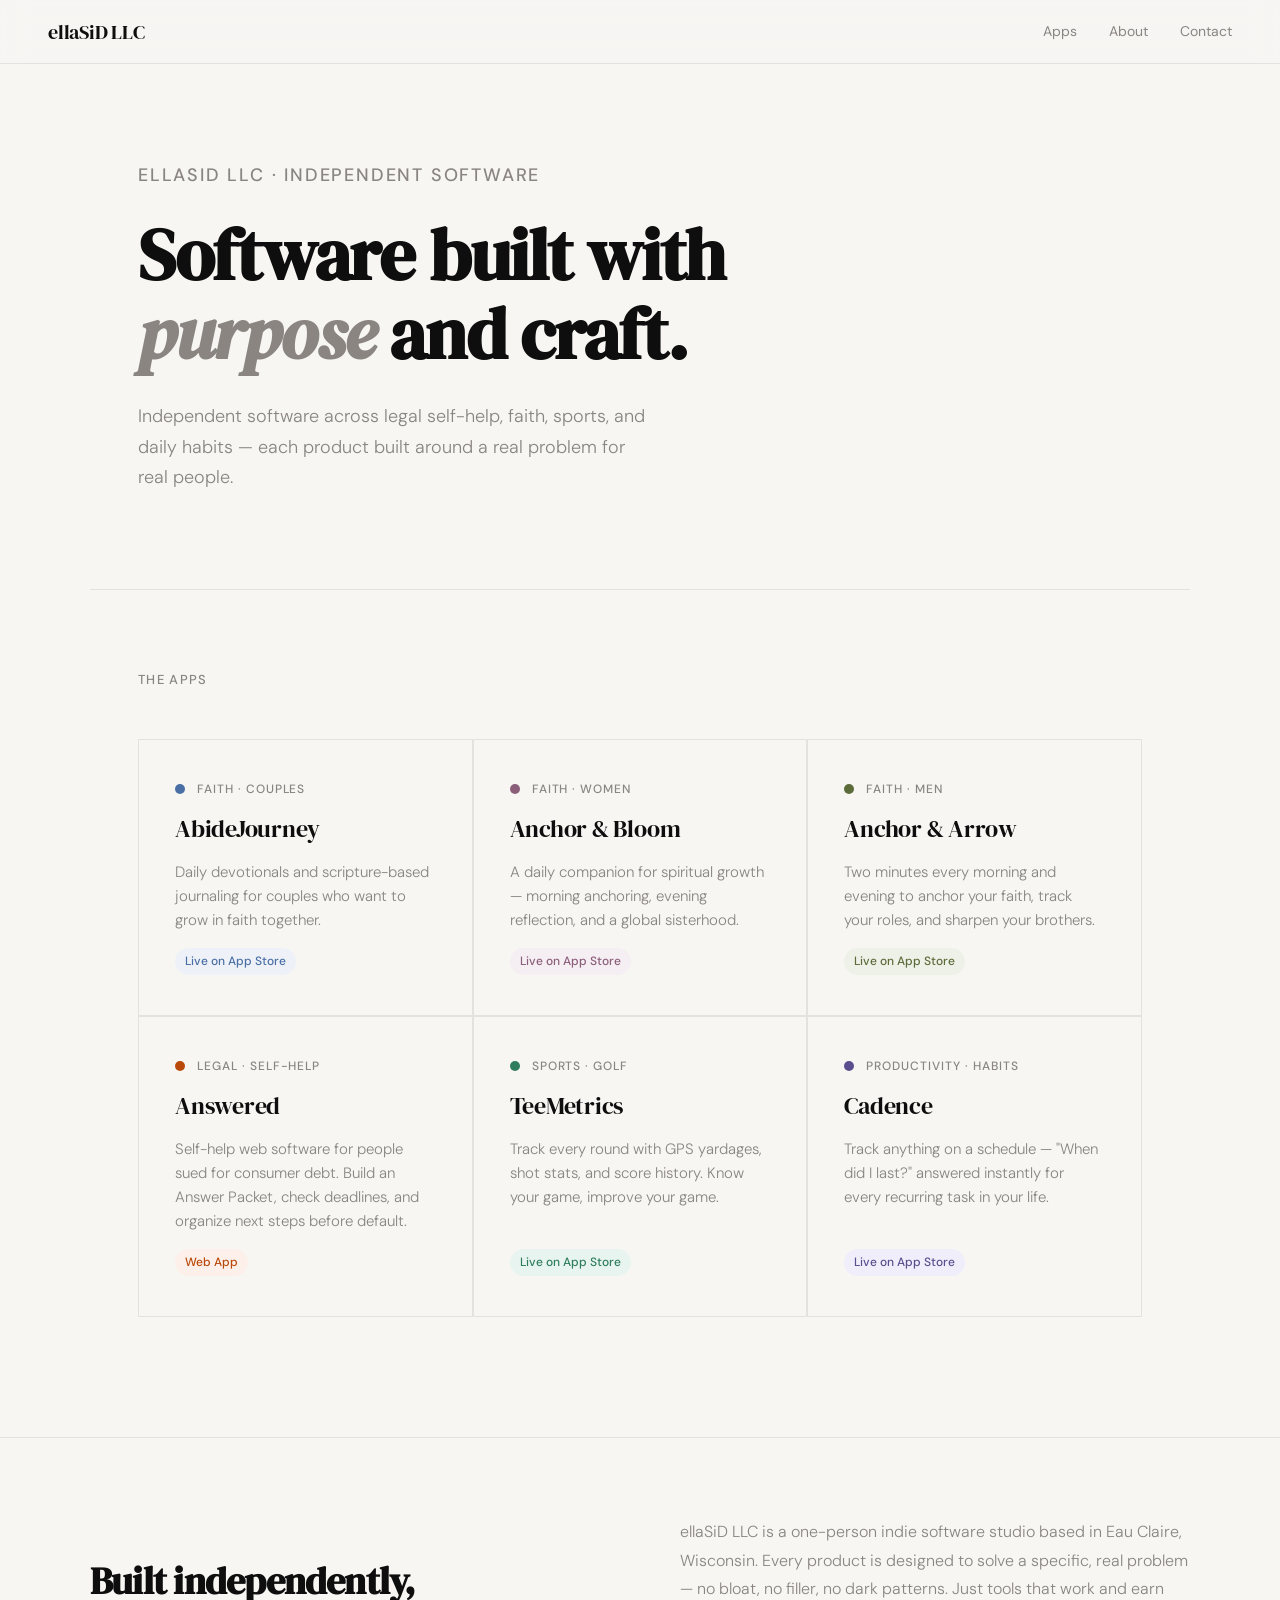
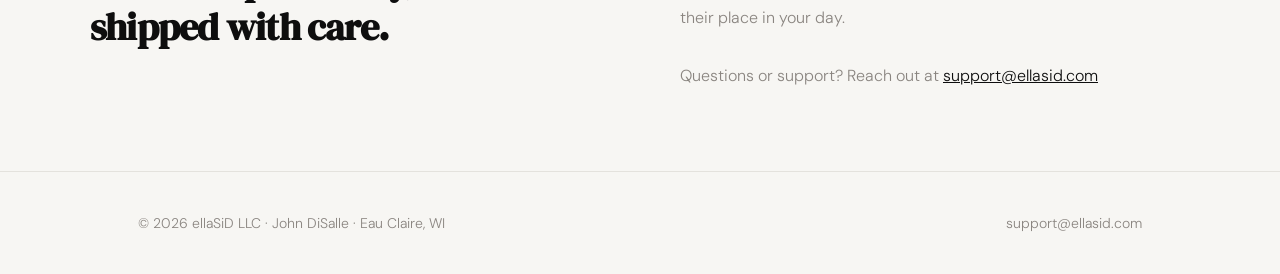
<file: index.html>
<!DOCTYPE html>
<html lang="en">
<head>
  <meta charset="UTF-8" />
  <meta name="viewport" content="width=device-width, initial-scale=1.0" />
  <title>ellaSiD LLC — Independent Software by John DiSalle</title>
  <meta name="description" content="ellaSiD LLC builds independent software products including Answered, a legal self-help web app for people sued for consumer debt." />
  <link rel="preconnect" href="https://fonts.googleapis.com" />
  <link rel="preconnect" href="https://fonts.gstatic.com" crossorigin />
  <link href="https://fonts.googleapis.com/css2?family=DM+Serif+Display:ital@0;1&family=DM+Sans:wght@300;400;500&display=swap" rel="stylesheet" />
  <style>
    *, *::before, *::after { box-sizing: border-box; margin: 0; padding: 0; }

    :root {
      --black: #0e0e0e;
      --off-white: #f7f6f3;
      --warm-gray: #8a8580;
      --rule: #e4e2dd;

      --abide: #4a6fa5;
      --abide-light: #eef2f8;
      --bloom: #8b5e7a;
      --bloom-light: #f5eef3;
      --arrow: #5c6b3a;
      --arrow-light: #eef1e8;
      --answered: #b8490a;
      --answered-light: #fdf0ea;
      --tee: #2e7d5e;
      --tee-light: #e8f4ef;
      --cadence: #5a4e8e;
      --cadence-light: #f0eefa;
    }

    html { font-size: 16px; scroll-behavior: smooth; }

    body {
      background: var(--off-white);
      color: var(--black);
      font-family: 'DM Sans', sans-serif;
      font-weight: 300;
      line-height: 1.6;
      -webkit-font-smoothing: antialiased;
    }

    /* NAV */
    nav {
      position: fixed; top: 0; left: 0; right: 0; z-index: 100;
      display: flex; align-items: center; justify-content: space-between;
      padding: 0 48px;
      height: 64px;
      background: rgba(247,246,243,0.9);
      backdrop-filter: blur(12px);
      border-bottom: 1px solid var(--rule);
    }
    .nav-logo {
      font-family: 'DM Serif Display', serif;
      font-size: 1.25rem;
      color: var(--black);
      text-decoration: none;
      letter-spacing: -0.01em;
    }
    .nav-links { display: flex; gap: 32px; }
    .nav-links a {
      font-size: 0.875rem;
      font-weight: 400;
      color: var(--warm-gray);
      text-decoration: none;
      transition: color 0.2s;
    }
    .nav-links a:hover { color: var(--black); }

    /* HERO */
    .hero {
      padding: 160px 48px 96px;
      max-width: 1100px;
      margin: 0 auto;
    }
    .hero-eyebrow {
      font-size: 0.8125rem;
      font-weight: 500;
      letter-spacing: 0.1em;
      text-transform: uppercase;
      color: var(--warm-gray);
      margin-bottom: 24px;
    }
    .hero h1 {
      font-family: 'DM Serif Display', serif;
      font-size: clamp(2.75rem, 6vw, 4.5rem);
      line-height: 1.1;
      letter-spacing: -0.02em;
      color: var(--black);
      max-width: 780px;
      margin-bottom: 28px;
    }
    .hero h1 em {
      font-style: italic;
      color: var(--warm-gray);
    }
    .hero p {
      font-size: 1.125rem;
      color: var(--warm-gray);
      max-width: 520px;
      line-height: 1.7;
    }

    /* DIVIDER */
    .section-rule {
      width: 100%;
      height: 1px;
      background: var(--rule);
      max-width: 1100px;
      margin: 0 auto;
    }

    /* APPS GRID */
    .apps-section {
      padding: 80px 48px 120px;
      max-width: 1100px;
      margin: 0 auto;
    }
    .apps-label {
      font-size: 0.8125rem;
      font-weight: 500;
      letter-spacing: 0.1em;
      text-transform: uppercase;
      color: var(--warm-gray);
      margin-bottom: 48px;
    }
    .apps-grid {
      display: grid;
      grid-template-columns: repeat(3, 1fr);
      gap: 2px;
      background: var(--rule);
      border: 1px solid var(--rule);
    }
    .app-card {
      background: var(--off-white);
      padding: 40px 36px;
      text-decoration: none;
      display: flex;
      flex-direction: column;
      gap: 16px;
      transition: background 0.2s;
      position: relative;
      overflow: hidden;
    }
    .app-card::after {
      content: '→';
      position: absolute;
      top: 40px; right: 36px;
      font-size: 1rem;
      color: var(--warm-gray);
      opacity: 0;
      transform: translateX(-6px);
      transition: opacity 0.2s, transform 0.2s;
    }
    .app-card:hover::after { opacity: 1; transform: translateX(0); }

    .app-card:hover { background: #fff; }

    .app-dot {
      width: 10px; height: 10px;
      border-radius: 50%;
      flex-shrink: 0;
    }
    .app-card-top { display: flex; align-items: center; gap: 12px; }
    .app-category {
      font-size: 0.75rem;
      font-weight: 500;
      letter-spacing: 0.08em;
      text-transform: uppercase;
      color: var(--warm-gray);
    }
    .app-name {
      font-family: 'DM Serif Display', serif;
      font-size: 1.5rem;
      letter-spacing: -0.01em;
      color: var(--black);
      line-height: 1.2;
    }
    .app-desc {
      font-size: 0.9375rem;
      color: var(--warm-gray);
      line-height: 1.6;
    }
    .app-tag {
      display: inline-block;
      font-size: 0.75rem;
      font-weight: 500;
      padding: 4px 10px;
      border-radius: 100px;
      margin-top: auto;
      align-self: flex-start;
    }

    /* card color themes */
    .card-abide .app-dot { background: var(--abide); }
    .card-abide .app-tag { background: var(--abide-light); color: var(--abide); }
    .card-bloom .app-dot { background: var(--bloom); }
    .card-bloom .app-tag { background: var(--bloom-light); color: var(--bloom); }
    .card-arrow .app-dot { background: var(--arrow); }
    .card-arrow .app-tag { background: var(--arrow-light); color: var(--arrow); }
    .card-answered .app-dot { background: var(--answered); }
    .card-answered .app-tag { background: var(--answered-light); color: var(--answered); }
    .card-tee .app-dot { background: var(--tee); }
    .card-tee .app-tag { background: var(--tee-light); color: var(--tee); }
    .card-cadence .app-dot { background: var(--cadence); }
    .card-cadence .app-tag { background: var(--cadence-light); color: var(--cadence); }

    /* ABOUT STRIP */
    .about-strip {
      border-top: 1px solid var(--rule);
      border-bottom: 1px solid var(--rule);
      padding: 80px 48px;
    }
    .about-inner {
      max-width: 1100px;
      margin: 0 auto;
      display: grid;
      grid-template-columns: 1fr 1fr;
      gap: 80px;
      align-items: center;
    }
    .about-inner h2 {
      font-family: 'DM Serif Display', serif;
      font-size: clamp(1.75rem, 3vw, 2.5rem);
      letter-spacing: -0.02em;
      line-height: 1.2;
    }
    .about-inner p {
      font-size: 1rem;
      color: var(--warm-gray);
      line-height: 1.8;
    }

    /* FOOTER */
    footer {
      padding: 40px 48px;
      max-width: 1100px;
      margin: 0 auto;
      display: flex;
      align-items: center;
      justify-content: space-between;
    }
    footer p { font-size: 0.875rem; color: var(--warm-gray); }
    footer a { color: var(--warm-gray); text-decoration: none; }
    footer a:hover { color: var(--black); }

    /* ANIMATIONS */
    @keyframes fadeUp {
      from { opacity: 0; transform: translateY(20px); }
      to { opacity: 1; transform: translateY(0); }
    }
    .hero-eyebrow { animation: fadeUp 0.6s ease both; }
    .hero h1 { animation: fadeUp 0.6s 0.1s ease both; }
    .hero p { animation: fadeUp 0.6s 0.2s ease both; }

    /* RESPONSIVE */
    @media (max-width: 900px) {
      nav { padding: 0 24px; }
      .hero { padding: 120px 24px 64px; }
      .apps-section { padding: 64px 24px 80px; }
      .apps-grid { grid-template-columns: 1fr 1fr; }
      .about-strip { padding: 64px 24px; }
      .about-inner { grid-template-columns: 1fr; gap: 32px; }
      footer { padding: 32px 24px; flex-direction: column; gap: 12px; text-align: center; }
    }
    @media (max-width: 600px) {
      .apps-grid { grid-template-columns: 1fr; }
      .nav-links { display: none; }
    }
  </style>
</head>
<body>

  <nav>
    <a class="nav-logo" href="/">ellaSiD LLC</a>
    <div class="nav-links">
      <a href="#apps">Apps</a>
      <a href="#about">About</a>
      <a href="mailto:support@ellasid.com">Contact</a>
    </div>
  </nav>

  <section class="hero">
    <p class="hero-eyebrow">ellaSiD LLC · Independent Software</p>
    <h1>Software built with<br /><em>purpose</em> and craft.</h1>
    <p>Independent software across legal self-help, faith, sports, and daily habits — each product built around a real problem for real people.</p>
  </section>

  <div class="section-rule"></div>

  <section class="apps-section" id="apps">
    <p class="apps-label">The Apps</p>
    <div class="apps-grid">

      <a class="app-card card-abide" href="/abidejourney.html">
        <div class="app-card-top">
          <div class="app-dot"></div>
          <span class="app-category">Faith · Couples</span>
        </div>
        <div class="app-name">AbideJourney</div>
        <div class="app-desc">Daily devotionals and scripture-based journaling for couples who want to grow in faith together.</div>
        <span class="app-tag">Live on App Store</span>
      </a>

      <a class="app-card card-bloom" href="/anchor-bloom.html">
        <div class="app-card-top">
          <div class="app-dot"></div>
          <span class="app-category">Faith · Women</span>
        </div>
        <div class="app-name">Anchor & Bloom</div>
        <div class="app-desc">A daily companion for spiritual growth — morning anchoring, evening reflection, and a global sisterhood.</div>
        <span class="app-tag">Live on App Store</span>
      </a>

      <a class="app-card card-arrow" href="/anchor-arrow.html">
        <div class="app-card-top">
          <div class="app-dot"></div>
          <span class="app-category">Faith · Men</span>
        </div>
        <div class="app-name">Anchor & Arrow</div>
        <div class="app-desc">Two minutes every morning and evening to anchor your faith, track your roles, and sharpen your brothers.</div>
        <span class="app-tag">Live on App Store</span>
      </a>

      <a class="app-card card-answered" href="/answered">
        <div class="app-card-top">
          <div class="app-dot"></div>
          <span class="app-category">Legal · Self-Help</span>
        </div>
        <div class="app-name">Answered</div>
        <div class="app-desc">Self-help web software for people sued for consumer debt. Build an Answer Packet, check deadlines, and organize next steps before default.</div>
        <span class="app-tag">Web App</span>
      </a>

      <a class="app-card card-tee" href="/teemetrics.html">
        <div class="app-card-top">
          <div class="app-dot"></div>
          <span class="app-category">Sports · Golf</span>
        </div>
        <div class="app-name">TeeMetrics</div>
        <div class="app-desc">Track every round with GPS yardages, shot stats, and score history. Know your game, improve your game.</div>
        <span class="app-tag">Live on App Store</span>
      </a>

      <a class="app-card card-cadence" href="/cadence.html">
        <div class="app-card-top">
          <div class="app-dot"></div>
          <span class="app-category">Productivity · Habits</span>
        </div>
        <div class="app-name">Cadence</div>
        <div class="app-desc">Track anything on a schedule — "When did I last?" answered instantly for every recurring task in your life.</div>
        <span class="app-tag">Live on App Store</span>
      </a>

    </div>
  </section>

  <section class="about-strip" id="about">
    <div class="about-inner">
      <h2>Built independently,<br />shipped with care.</h2>
      <p>ellaSiD LLC is a one-person indie software studio based in Eau Claire, Wisconsin. Every product is designed to solve a specific, real problem — no bloat, no filler, no dark patterns. Just tools that work and earn their place in your day.<br /><br />Questions or support? Reach out at <a href="mailto:support@ellasid.com" style="color:var(--black)">support@ellasid.com</a></p>
    </div>
  </section>

  <footer>
    <p>© 2026 ellaSiD LLC · John DiSalle · Eau Claire, WI</p>
    <p><a href="mailto:support@ellasid.com">support@ellasid.com</a></p>
  </footer>

</body>
</html>
</file>
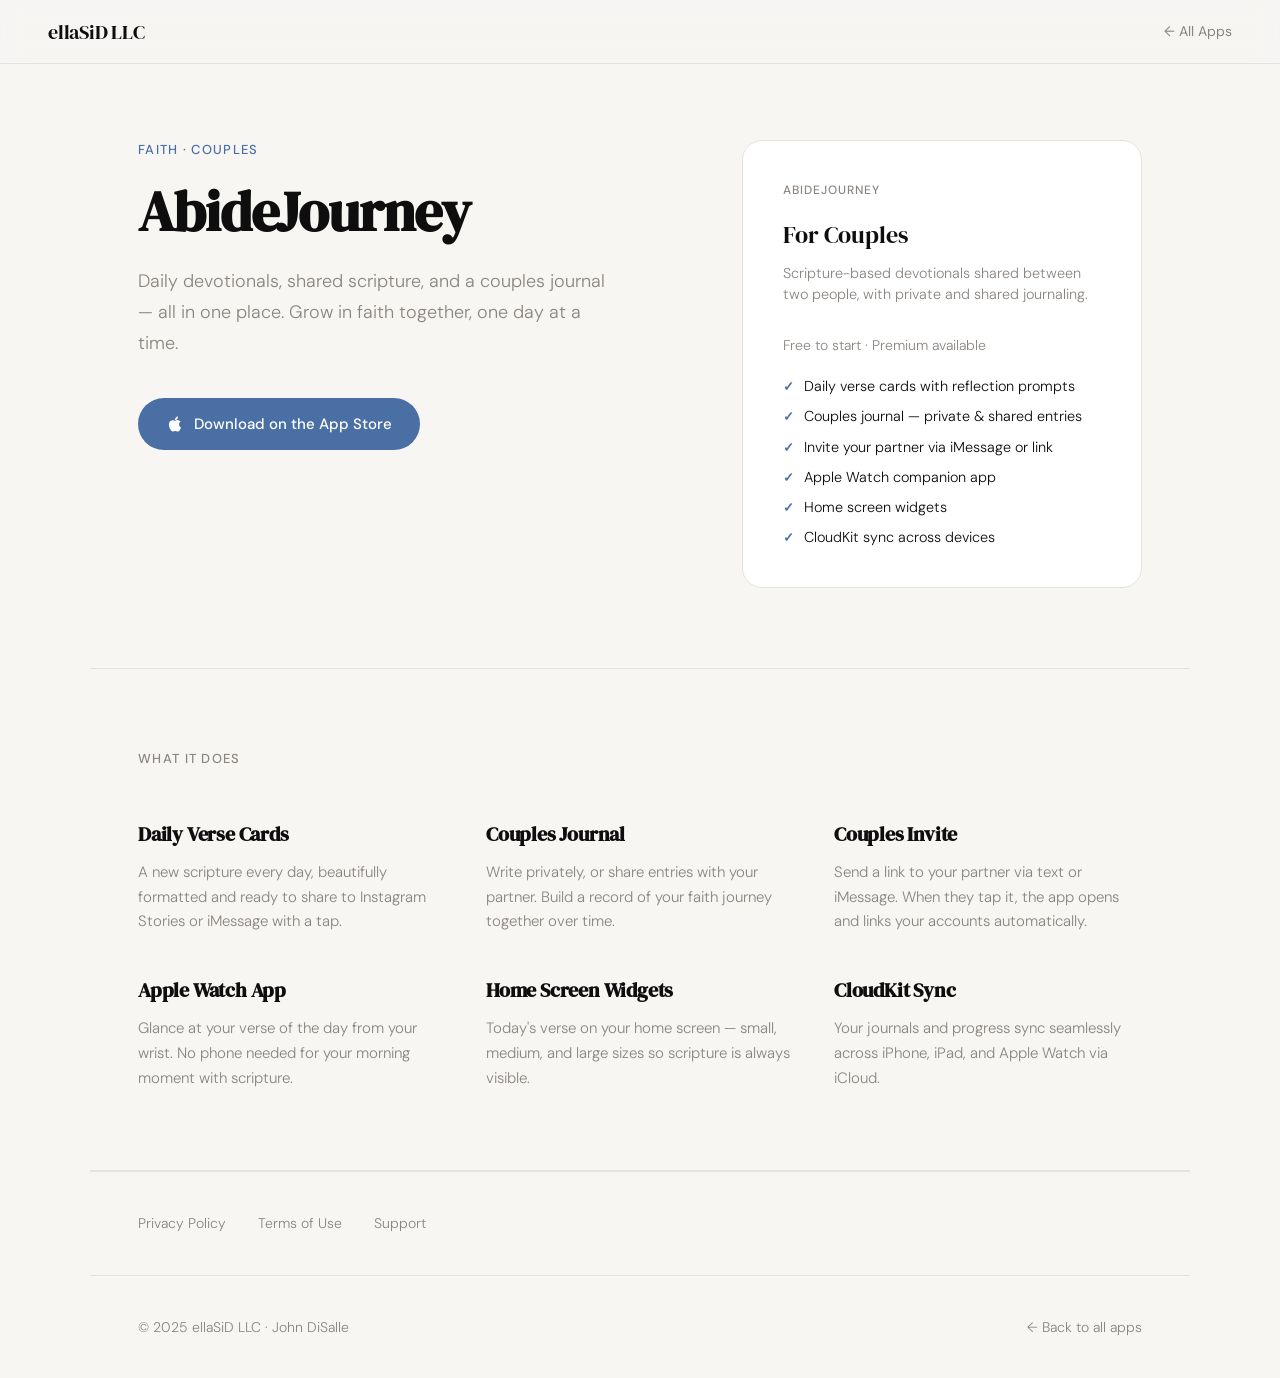
<file: abidejourney.html>
<!DOCTYPE html>
<html lang="en">
<head>
  <meta charset="UTF-8" />
  <meta name="viewport" content="width=device-width, initial-scale=1.0" />
  <title>AbideJourney — Daily Devotionals for Couples</title>
  <meta name="description" content="Daily scripture-based devotionals and journaling for couples who want to grow in faith together." />
  <link rel="preconnect" href="https://fonts.googleapis.com" />
  <link rel="preconnect" href="https://fonts.gstatic.com" crossorigin />
  <link href="https://fonts.googleapis.com/css2?family=DM+Serif+Display:ital@0;1&family=DM+Sans:wght@300;400;500&display=swap" rel="stylesheet" />
  <link rel="stylesheet" href="shared.css" />
  <style>
    .hero-eyebrow { color: var(--abide); }
    .cta-btn { background: var(--abide); color: #fff; }
    .features-list li::before { color: var(--abide); }
    .accent { color: var(--abide); }
  </style>
</head>
<body>

  <nav>
    <a class="nav-logo" href="/">ellaSiD LLC</a>
    <a class="nav-back" href="/">← All Apps</a>
  </nav>

  <div class="app-hero">
    <div>
      <p class="hero-eyebrow">Faith · Couples</p>
      <h1>AbideJourney</h1>
      <p class="tagline">Daily devotionals, shared scripture, and a couples journal — all in one place. Grow in faith together, one day at a time.</p>
      <a class="cta-btn" href="https://apps.apple.com/us/app/abidejourney/id6760856253" target="_blank" rel="noopener">
        <svg width="18" height="18" viewBox="0 0 24 24" fill="currentColor"><path d="M18.71 19.5c-.83 1.24-1.71 2.45-3.05 2.47-1.34.03-1.77-.79-3.29-.79-1.53 0-2 .77-3.27.82-1.31.05-2.3-1.32-3.14-2.53C4.25 17 2.94 12.45 4.7 9.39c.87-1.52 2.43-2.48 4.12-2.51 1.28-.02 2.5.87 3.29.87.78 0 2.26-1.07 3.8-.91.65.03 2.47.26 3.64 1.98-.09.06-2.17 1.28-2.15 3.81.03 3.02 2.65 4.03 2.68 4.04-.03.07-.42 1.44-1.38 2.83M13 3.5c.73-.83 1.94-1.46 2.94-1.5.13 1.17-.34 2.35-1.04 3.19-.69.85-1.83 1.51-2.95 1.42-.15-1.15.41-2.35 1.05-3.11z"/></svg>
        Download on the App Store
      </a>
    </div>
    <div class="hero-card">
      <div class="hero-card-label">AbideJourney</div>
      <div class="hero-card-name">For Couples</div>
      <div class="hero-card-sub">Scripture-based devotionals shared between two people, with private and shared journaling.</div>
      <div class="hero-card-price">Free to start · Premium available</div>
      <ul class="features-list" style="--check: var(--abide);">
        <li style="color:var(--black)">Daily verse cards with reflection prompts</li>
        <li style="color:var(--black)">Couples journal — private & shared entries</li>
        <li style="color:var(--black)">Invite your partner via iMessage or link</li>
        <li style="color:var(--black)">Apple Watch companion app</li>
        <li style="color:var(--black)">Home screen widgets</li>
        <li style="color:var(--black)">CloudKit sync across devices</li>
      </ul>
    </div>
  </div>

  <div class="section-rule"></div>

  <div class="content-section">
    <p class="section-label">What It Does</p>
    <div class="features-grid">
      <div class="feature-item">
        <h3>Daily Verse Cards</h3>
        <p>A new scripture every day, beautifully formatted and ready to share to Instagram Stories or iMessage with a tap.</p>
      </div>
      <div class="feature-item">
        <h3>Couples Journal</h3>
        <p>Write privately, or share entries with your partner. Build a record of your faith journey together over time.</p>
      </div>
      <div class="feature-item">
        <h3>Couples Invite</h3>
        <p>Send a link to your partner via text or iMessage. When they tap it, the app opens and links your accounts automatically.</p>
      </div>
      <div class="feature-item">
        <h3>Apple Watch App</h3>
        <p>Glance at your verse of the day from your wrist. No phone needed for your morning moment with scripture.</p>
      </div>
      <div class="feature-item">
        <h3>Home Screen Widgets</h3>
        <p>Today's verse on your home screen — small, medium, and large sizes so scripture is always visible.</p>
      </div>
      <div class="feature-item">
        <h3>CloudKit Sync</h3>
        <p>Your journals and progress sync seamlessly across iPhone, iPad, and Apple Watch via iCloud.</p>
      </div>
    </div>
  </div>

  <div class="section-rule"></div>

  <div class="links-strip">
    <a href="https://johndisalle.github.io/msp/privacy.html" target="_blank">Privacy Policy</a>
    <a href="https://johndisalle.github.io/msp/terms.html" target="_blank">Terms of Use</a>
    <a href="https://johndisalle.github.io/msp/support.html" target="_blank">Support</a>
  </div>

  <footer>
    <p>© 2025 ellaSiD LLC · John DiSalle</p>
    <p><a href="/">← Back to all apps</a></p>
  </footer>

</body>
</html>
</file>
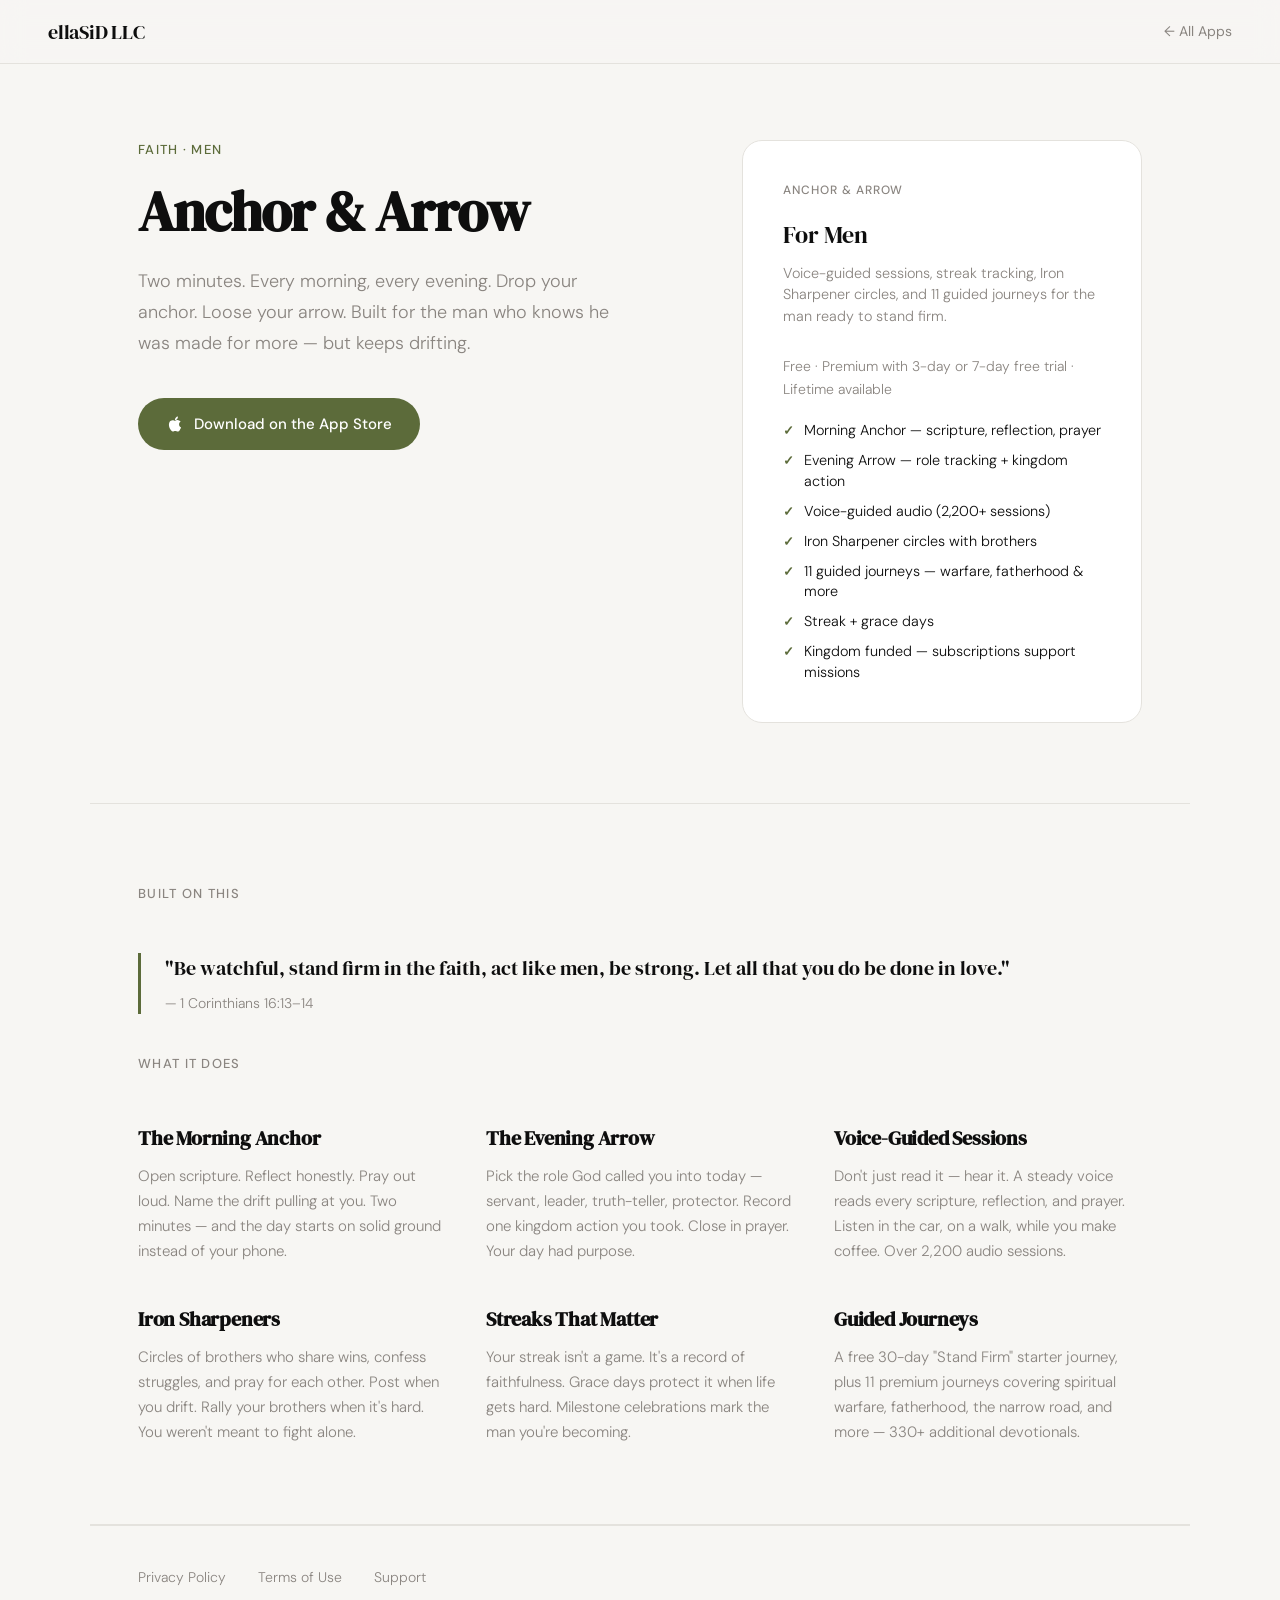
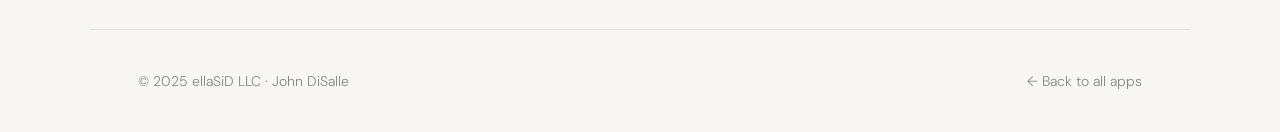
<file: anchor-arrow.html>
<!DOCTYPE html>
<html lang="en">
<head>
  <meta charset="UTF-8" />
  <meta name="viewport" content="width=device-width, initial-scale=1.0" />
  <title>Anchor & Arrow — Daily Faith for Men</title>
  <meta name="description" content="Two minutes every morning and evening. Drop your anchor. Loose your arrow. Built for the man who knows he was made for more." />
  <link rel="preconnect" href="https://fonts.googleapis.com" />
  <link rel="preconnect" href="https://fonts.gstatic.com" crossorigin />
  <link href="https://fonts.googleapis.com/css2?family=DM+Serif+Display:ital@0;1&family=DM+Sans:wght@300;400;500&display=swap" rel="stylesheet" />
  <link rel="stylesheet" href="shared.css" />
  <style>
    .hero-eyebrow { color: var(--arrow); }
    .cta-btn { background: var(--arrow); color: #fff; }
    .features-list li::before { color: var(--arrow); }
    blockquote {
      border-left: 3px solid var(--arrow);
      padding-left: 24px;
      margin: 0 0 40px;
      font-family: 'DM Serif Display', serif;
      font-size: 1.25rem;
      line-height: 1.5;
      color: var(--black);
    }
    blockquote cite {
      display: block;
      font-family: 'DM Sans', sans-serif;
      font-style: normal;
      font-size: 0.875rem;
      color: var(--warm-gray);
      margin-top: 10px;
    }
  </style>
</head>
<body>

  <nav>
    <a class="nav-logo" href="/">ellaSiD LLC</a>
    <a class="nav-back" href="/">← All Apps</a>
  </nav>

  <div class="app-hero">
    <div>
      <p class="hero-eyebrow">Faith · Men</p>
      <h1>Anchor & Arrow</h1>
      <p class="tagline">Two minutes. Every morning, every evening. Drop your anchor. Loose your arrow. Built for the man who knows he was made for more — but keeps drifting.</p>
      <a class="cta-btn" href="https://apps.apple.com/us/app/anchor-arrow/id6761027055" target="_blank" rel="noopener">
        <svg width="18" height="18" viewBox="0 0 24 24" fill="currentColor"><path d="M18.71 19.5c-.83 1.24-1.71 2.45-3.05 2.47-1.34.03-1.77-.79-3.29-.79-1.53 0-2 .77-3.27.82-1.31.05-2.3-1.32-3.14-2.53C4.25 17 2.94 12.45 4.7 9.39c.87-1.52 2.43-2.48 4.12-2.51 1.28-.02 2.5.87 3.29.87.78 0 2.26-1.07 3.8-.91.65.03 2.47.26 3.64 1.98-.09.06-2.17 1.28-2.15 3.81.03 3.02 2.65 4.03 2.68 4.04-.03.07-.42 1.44-1.38 2.83M13 3.5c.73-.83 1.94-1.46 2.94-1.5.13 1.17-.34 2.35-1.04 3.19-.69.85-1.83 1.51-2.95 1.42-.15-1.15.41-2.35 1.05-3.11z"/></svg>
        Download on the App Store
      </a>
    </div>
    <div class="hero-card">
      <div class="hero-card-label">Anchor & Arrow</div>
      <div class="hero-card-name">For Men</div>
      <div class="hero-card-sub">Voice-guided sessions, streak tracking, Iron Sharpener circles, and 11 guided journeys for the man ready to stand firm.</div>
      <div class="hero-card-price">Free · Premium with 3-day or 7-day free trial · Lifetime available</div>
      <ul class="features-list">
        <li style="color:var(--black)">Morning Anchor — scripture, reflection, prayer</li>
        <li style="color:var(--black)">Evening Arrow — role tracking + kingdom action</li>
        <li style="color:var(--black)">Voice-guided audio (2,200+ sessions)</li>
        <li style="color:var(--black)">Iron Sharpener circles with brothers</li>
        <li style="color:var(--black)">11 guided journeys — warfare, fatherhood & more</li>
        <li style="color:var(--black)">Streak + grace days</li>
        <li style="color:var(--black)">Kingdom funded — subscriptions support missions</li>
      </ul>
    </div>
  </div>

  <div class="section-rule"></div>

  <div class="content-section">
    <p class="section-label">Built On This</p>
    <blockquote>
      "Be watchful, stand firm in the faith, act like men, be strong. Let all that you do be done in love."
      <cite>— 1 Corinthians 16:13–14</cite>
    </blockquote>

    <p class="section-label">What It Does</p>
    <div class="features-grid">
      <div class="feature-item">
        <h3>The Morning Anchor</h3>
        <p>Open scripture. Reflect honestly. Pray out loud. Name the drift pulling at you. Two minutes — and the day starts on solid ground instead of your phone.</p>
      </div>
      <div class="feature-item">
        <h3>The Evening Arrow</h3>
        <p>Pick the role God called you into today — servant, leader, truth-teller, protector. Record one kingdom action you took. Close in prayer. Your day had purpose.</p>
      </div>
      <div class="feature-item">
        <h3>Voice-Guided Sessions</h3>
        <p>Don't just read it — hear it. A steady voice reads every scripture, reflection, and prayer. Listen in the car, on a walk, while you make coffee. Over 2,200 audio sessions.</p>
      </div>
      <div class="feature-item">
        <h3>Iron Sharpeners</h3>
        <p>Circles of brothers who share wins, confess struggles, and pray for each other. Post when you drift. Rally your brothers when it's hard. You weren't meant to fight alone.</p>
      </div>
      <div class="feature-item">
        <h3>Streaks That Matter</h3>
        <p>Your streak isn't a game. It's a record of faithfulness. Grace days protect it when life gets hard. Milestone celebrations mark the man you're becoming.</p>
      </div>
      <div class="feature-item">
        <h3>Guided Journeys</h3>
        <p>A free 30-day "Stand Firm" starter journey, plus 11 premium journeys covering spiritual warfare, fatherhood, the narrow road, and more — 330+ additional devotionals.</p>
      </div>
    </div>
  </div>

  <div class="section-rule"></div>

  <div class="links-strip">
    <a href="https://johndisalle.github.io/Anchor-Arrow/privacy-policy.html" target="_blank">Privacy Policy</a>
    <a href="https://johndisalle.github.io/Anchor-Arrow/terms-of-use.html" target="_blank">Terms of Use</a>
    <a href="https://johndisalle.github.io/Anchor-Arrow/" target="_blank">Support</a>
  </div>

  <footer>
    <p>© 2025 ellaSiD LLC · John DiSalle</p>
    <p><a href="/">← Back to all apps</a></p>
  </footer>

</body>
</html>
</file>
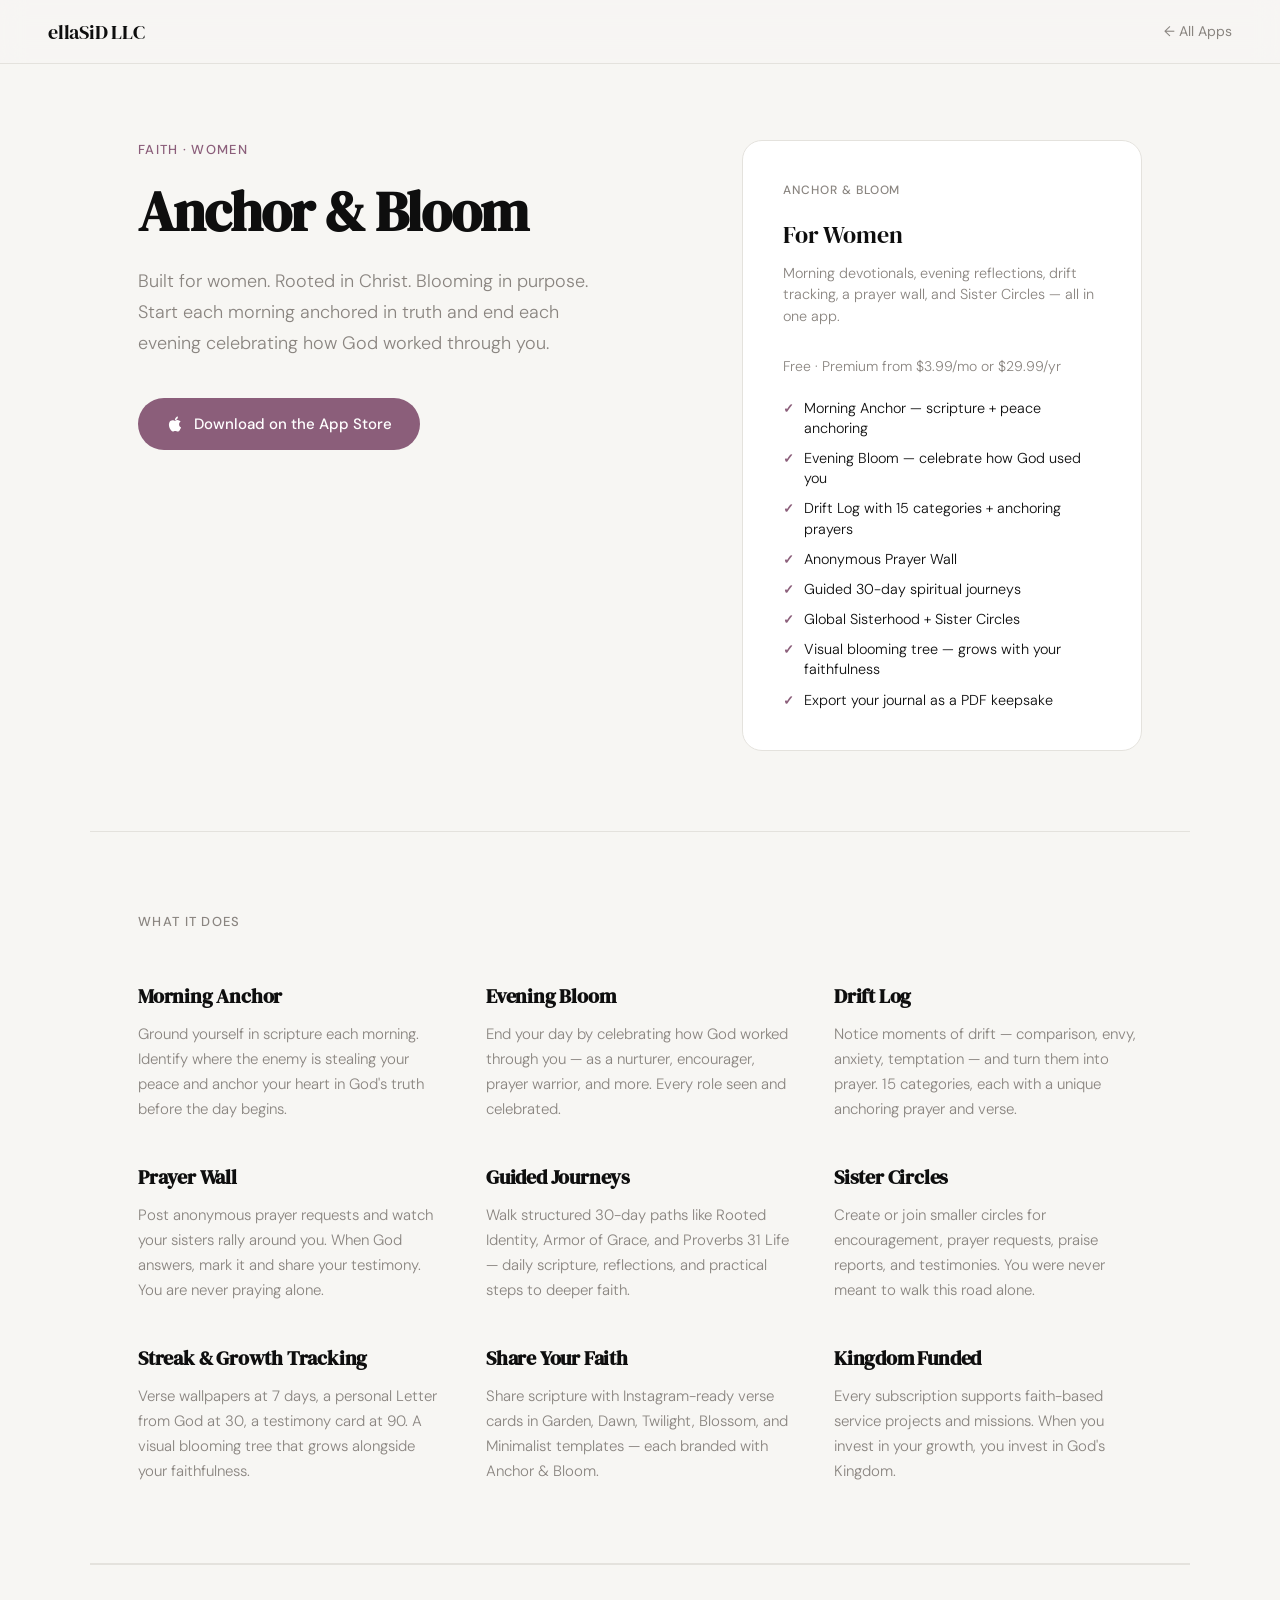
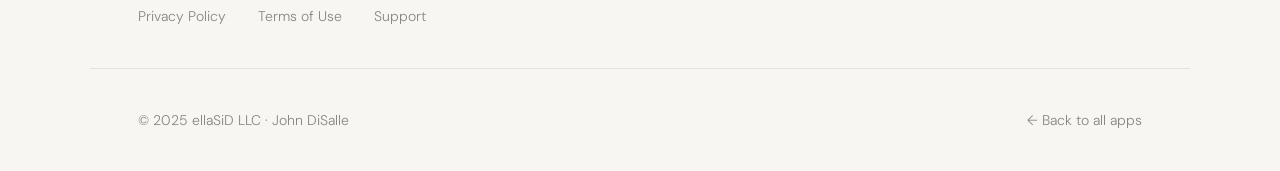
<file: anchor-bloom.html>
<!DOCTYPE html>
<html lang="en">
<head>
  <meta charset="UTF-8" />
  <meta name="viewport" content="width=device-width, initial-scale=1.0" />
  <title>Anchor & Bloom — Daily Spiritual Growth for Women</title>
  <meta name="description" content="Your daily companion for spiritual growth — morning anchoring, evening reflection, and a global sisterhood." />
  <link rel="preconnect" href="https://fonts.googleapis.com" />
  <link rel="preconnect" href="https://fonts.gstatic.com" crossorigin />
  <link href="https://fonts.googleapis.com/css2?family=DM+Serif+Display:ital@0;1&family=DM+Sans:wght@300;400;500&display=swap" rel="stylesheet" />
  <link rel="stylesheet" href="shared.css" />
  <style>
    .hero-eyebrow { color: var(--bloom); }
    .cta-btn { background: var(--bloom); color: #fff; }
    .features-list li::before { color: var(--bloom); }
  </style>
</head>
<body>

  <nav>
    <a class="nav-logo" href="/">ellaSiD LLC</a>
    <a class="nav-back" href="/">← All Apps</a>
  </nav>

  <div class="app-hero">
    <div>
      <p class="hero-eyebrow">Faith · Women</p>
      <h1>Anchor & Bloom</h1>
      <p class="tagline">Built for women. Rooted in Christ. Blooming in purpose. Start each morning anchored in truth and end each evening celebrating how God worked through you.</p>
      <a class="cta-btn" href="https://apps.apple.com/us/app/anchor-bloom/id6761160740" target="_blank" rel="noopener">
        <svg width="18" height="18" viewBox="0 0 24 24" fill="currentColor"><path d="M18.71 19.5c-.83 1.24-1.71 2.45-3.05 2.47-1.34.03-1.77-.79-3.29-.79-1.53 0-2 .77-3.27.82-1.31.05-2.3-1.32-3.14-2.53C4.25 17 2.94 12.45 4.7 9.39c.87-1.52 2.43-2.48 4.12-2.51 1.28-.02 2.5.87 3.29.87.78 0 2.26-1.07 3.8-.91.65.03 2.47.26 3.64 1.98-.09.06-2.17 1.28-2.15 3.81.03 3.02 2.65 4.03 2.68 4.04-.03.07-.42 1.44-1.38 2.83M13 3.5c.73-.83 1.94-1.46 2.94-1.5.13 1.17-.34 2.35-1.04 3.19-.69.85-1.83 1.51-2.95 1.42-.15-1.15.41-2.35 1.05-3.11z"/></svg>
        Download on the App Store
      </a>
    </div>
    <div class="hero-card">
      <div class="hero-card-label">Anchor & Bloom</div>
      <div class="hero-card-name">For Women</div>
      <div class="hero-card-sub">Morning devotionals, evening reflections, drift tracking, a prayer wall, and Sister Circles — all in one app.</div>
      <div class="hero-card-price">Free · Premium from $3.99/mo or $29.99/yr</div>
      <ul class="features-list">
        <li style="color:var(--black)">Morning Anchor — scripture + peace anchoring</li>
        <li style="color:var(--black)">Evening Bloom — celebrate how God used you</li>
        <li style="color:var(--black)">Drift Log with 15 categories + anchoring prayers</li>
        <li style="color:var(--black)">Anonymous Prayer Wall</li>
        <li style="color:var(--black)">Guided 30-day spiritual journeys</li>
        <li style="color:var(--black)">Global Sisterhood + Sister Circles</li>
        <li style="color:var(--black)">Visual blooming tree — grows with your faithfulness</li>
        <li style="color:var(--black)">Export your journal as a PDF keepsake</li>
      </ul>
    </div>
  </div>

  <div class="section-rule"></div>

  <div class="content-section">
    <p class="section-label">What It Does</p>
    <div class="features-grid">
      <div class="feature-item">
        <h3>Morning Anchor</h3>
        <p>Ground yourself in scripture each morning. Identify where the enemy is stealing your peace and anchor your heart in God's truth before the day begins.</p>
      </div>
      <div class="feature-item">
        <h3>Evening Bloom</h3>
        <p>End your day by celebrating how God worked through you — as a nurturer, encourager, prayer warrior, and more. Every role seen and celebrated.</p>
      </div>
      <div class="feature-item">
        <h3>Drift Log</h3>
        <p>Notice moments of drift — comparison, envy, anxiety, temptation — and turn them into prayer. 15 categories, each with a unique anchoring prayer and verse.</p>
      </div>
      <div class="feature-item">
        <h3>Prayer Wall</h3>
        <p>Post anonymous prayer requests and watch your sisters rally around you. When God answers, mark it and share your testimony. You are never praying alone.</p>
      </div>
      <div class="feature-item">
        <h3>Guided Journeys</h3>
        <p>Walk structured 30-day paths like Rooted Identity, Armor of Grace, and Proverbs 31 Life — daily scripture, reflections, and practical steps to deeper faith.</p>
      </div>
      <div class="feature-item">
        <h3>Sister Circles</h3>
        <p>Create or join smaller circles for encouragement, prayer requests, praise reports, and testimonies. You were never meant to walk this road alone.</p>
      </div>
      <div class="feature-item">
        <h3>Streak & Growth Tracking</h3>
        <p>Verse wallpapers at 7 days, a personal Letter from God at 30, a testimony card at 90. A visual blooming tree that grows alongside your faithfulness.</p>
      </div>
      <div class="feature-item">
        <h3>Share Your Faith</h3>
        <p>Share scripture with Instagram-ready verse cards in Garden, Dawn, Twilight, Blossom, and Minimalist templates — each branded with Anchor & Bloom.</p>
      </div>
      <div class="feature-item">
        <h3>Kingdom Funded</h3>
        <p>Every subscription supports faith-based service projects and missions. When you invest in your growth, you invest in God's Kingdom.</p>
      </div>
    </div>
  </div>

  <div class="section-rule"></div>

  <div class="links-strip">
    <a href="https://github.com/johndisalle/AnchorBloom/blob/claude/anchor-bloom-mvp-D2kbN/docs/privacy.md" target="_blank">Privacy Policy</a>
    <a href="https://github.com/johndisalle/AnchorBloom/blob/claude/anchor-bloom-mvp-D2kbN/docs/terms.md" target="_blank">Terms of Use</a>
    <a href="https://github.com/johndisalle/AnchorBloom/blob/claude/anchor-bloom-mvp-D2kbN/docs/support.md" target="_blank">Support</a>
  </div>

  <footer>
    <p>© 2025 ellaSiD LLC · John DiSalle</p>
    <p><a href="/">← Back to all apps</a></p>
  </footer>

</body>
</html>
</file>
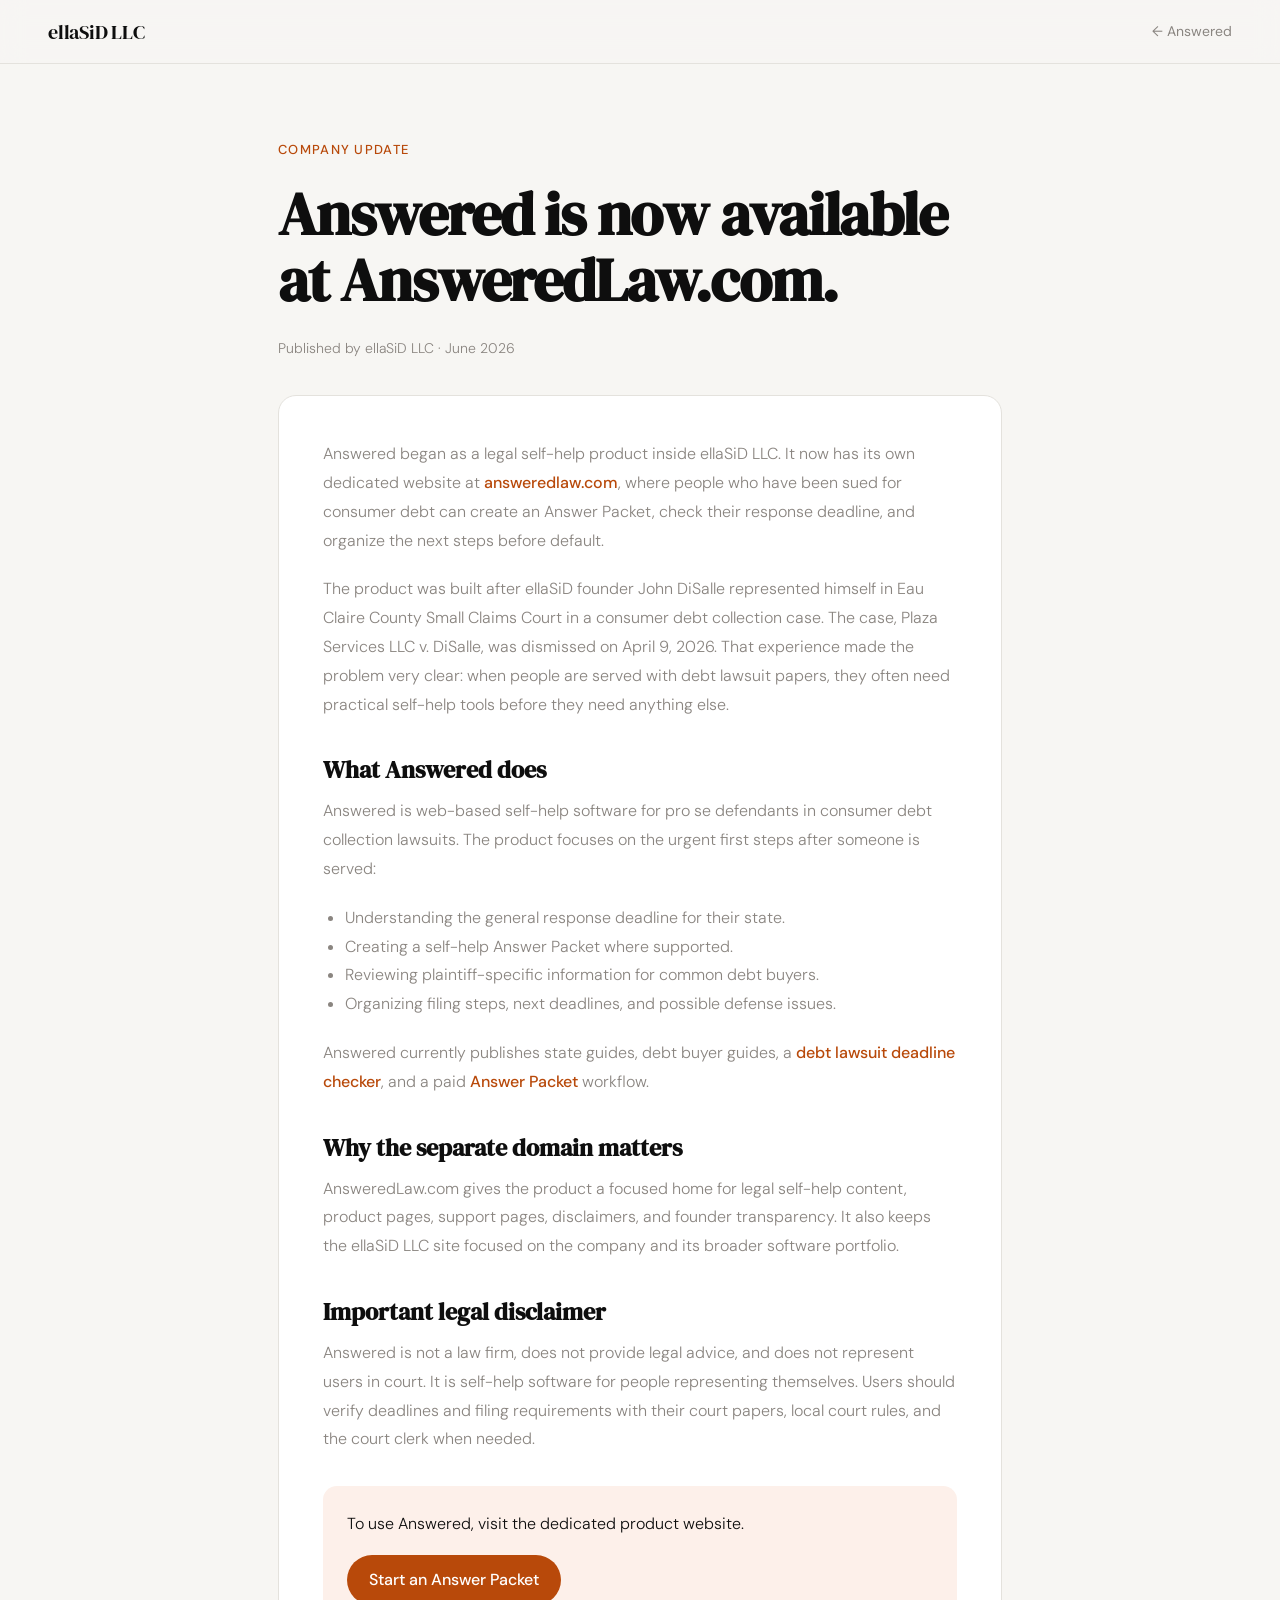
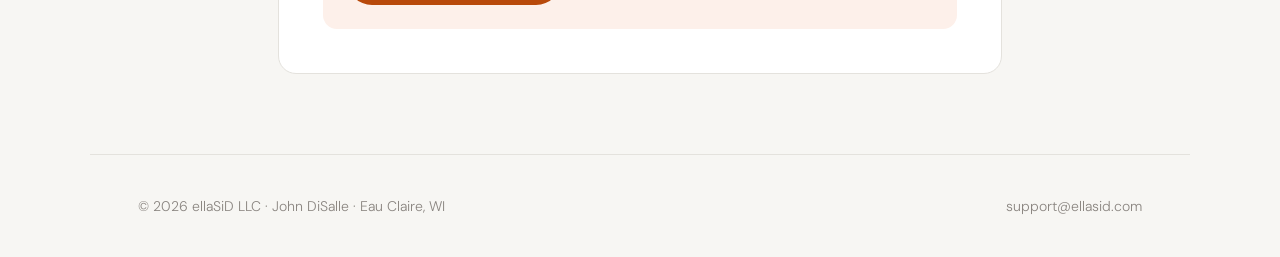
<file: answered-moved-to-answeredlaw.html>
<!DOCTYPE html>
<html lang="en">
<head>
  <meta charset="UTF-8" />
  <meta name="viewport" content="width=device-width, initial-scale=1.0" />
  <title>Answered Is Now Available at AnsweredLaw.com — ellaSiD LLC</title>
  <meta name="description" content="ellaSiD LLC's Answered product is now available at answeredlaw.com as legal self-help software for people sued for consumer debt." />
  <link rel="canonical" href="https://ellasid.com/answered-moved-to-answeredlaw" />
  <link rel="preconnect" href="https://fonts.googleapis.com" />
  <link rel="preconnect" href="https://fonts.gstatic.com" crossorigin />
  <link href="https://fonts.googleapis.com/css2?family=DM+Serif+Display:ital@0;1&family=DM+Sans:wght@300;400;500&display=swap" rel="stylesheet" />
  <link rel="stylesheet" href="shared.css" />
  <style>
    .hero-eyebrow { color: var(--answered); }
    .article-wrap {
      padding: 140px 48px 80px;
      max-width: 820px;
      margin: 0 auto;
    }
    .article-wrap h1 {
      font-family: 'DM Serif Display', serif;
      font-size: clamp(2.25rem, 5vw, 3.75rem);
      line-height: 1.1;
      letter-spacing: -0.02em;
      margin-bottom: 24px;
    }
    .article-meta {
      color: var(--warm-gray);
      font-size: 0.875rem;
      margin-bottom: 36px;
    }
    .article-body {
      background: #fff;
      border: 1px solid var(--rule);
      border-radius: 18px;
      padding: 44px;
    }
    .article-body p,
    .article-body li {
      color: var(--warm-gray);
      font-size: 1rem;
      line-height: 1.8;
    }
    .article-body p + p,
    .article-body ul + p,
    .article-body p + ul {
      margin-top: 20px;
    }
    .article-body h2 {
      font-family: 'DM Serif Display', serif;
      font-size: 1.5rem;
      line-height: 1.25;
      margin-top: 36px;
      margin-bottom: 12px;
    }
    .article-body a {
      color: var(--answered);
      font-weight: 500;
      text-decoration: none;
    }
    .article-body a:hover { text-decoration: underline; }
    .article-body ul {
      padding-left: 22px;
    }
    .cta-panel {
      background: var(--answered-light);
      border-radius: 14px;
      margin-top: 32px;
      padding: 24px;
    }
    .cta-panel p { color: var(--black); }
    .cta-panel a {
      display: inline-flex;
      margin-top: 16px;
      color: #fff;
      background: var(--answered);
      border-radius: 100px;
      padding: 12px 22px;
      text-decoration: none;
    }
    @media (max-width: 640px) {
      .article-wrap { padding: 120px 24px 64px; }
      .article-body { padding: 28px; }
    }
  </style>
</head>
<body>

  <nav>
    <a class="nav-logo" href="/">ellaSiD LLC</a>
    <a class="nav-back" href="/answered">← Answered</a>
  </nav>

  <main class="article-wrap">
    <p class="hero-eyebrow">Company Update</p>
    <h1>Answered is now available at AnsweredLaw.com.</h1>
    <p class="article-meta">Published by ellaSiD LLC · June 2026</p>

    <article class="article-body">
      <p>Answered began as a legal self-help product inside ellaSiD LLC. It now has its own dedicated website at <a href="https://answeredlaw.com/">answeredlaw.com</a>, where people who have been sued for consumer debt can create an Answer Packet, check their response deadline, and organize the next steps before default.</p>

      <p>The product was built after ellaSiD founder John DiSalle represented himself in Eau Claire County Small Claims Court in a consumer debt collection case. The case, Plaza Services LLC v. DiSalle, was dismissed on April 9, 2026. That experience made the problem very clear: when people are served with debt lawsuit papers, they often need practical self-help tools before they need anything else.</p>

      <h2>What Answered does</h2>
      <p>Answered is web-based self-help software for pro se defendants in consumer debt collection lawsuits. The product focuses on the urgent first steps after someone is served:</p>

      <ul>
        <li>Understanding the general response deadline for their state.</li>
        <li>Creating a self-help Answer Packet where supported.</li>
        <li>Reviewing plaintiff-specific information for common debt buyers.</li>
        <li>Organizing filing steps, next deadlines, and possible defense issues.</li>
      </ul>

      <p>Answered currently publishes state guides, debt buyer guides, a <a href="https://answeredlaw.com/debt-lawsuit-deadline-checker">debt lawsuit deadline checker</a>, and a paid <a href="https://answeredlaw.com/answer-packet">Answer Packet</a> workflow.</p>

      <h2>Why the separate domain matters</h2>
      <p>AnsweredLaw.com gives the product a focused home for legal self-help content, product pages, support pages, disclaimers, and founder transparency. It also keeps the ellaSiD LLC site focused on the company and its broader software portfolio.</p>

      <h2>Important legal disclaimer</h2>
      <p>Answered is not a law firm, does not provide legal advice, and does not represent users in court. It is self-help software for people representing themselves. Users should verify deadlines and filing requirements with their court papers, local court rules, and the court clerk when needed.</p>

      <div class="cta-panel">
        <p>To use Answered, visit the dedicated product website.</p>
        <a href="https://answeredlaw.com/answer-packet">Start an Answer Packet</a>
      </div>
    </article>
  </main>

  <footer>
    <p>© 2026 ellaSiD LLC · John DiSalle · Eau Claire, WI</p>
    <p><a href="mailto:support@ellasid.com">support@ellasid.com</a></p>
  </footer>

  <script type="application/ld+json">
  {
    "@context": "https://schema.org",
    "@type": "Article",
    "headline": "Answered is now available at AnsweredLaw.com",
    "datePublished": "2026-06-11",
    "dateModified": "2026-06-11",
    "author": {
      "@type": "Person",
      "name": "John DiSalle"
    },
    "publisher": {
      "@type": "Organization",
      "name": "ellaSiD LLC",
      "url": "https://ellasid.com/"
    },
    "mainEntityOfPage": "https://ellasid.com/answered-moved-to-answeredlaw",
    "about": {
      "@type": "SoftwareApplication",
      "name": "Answered",
      "url": "https://answeredlaw.com/"
    }
  }
  </script>

</body>
</html>
</file>
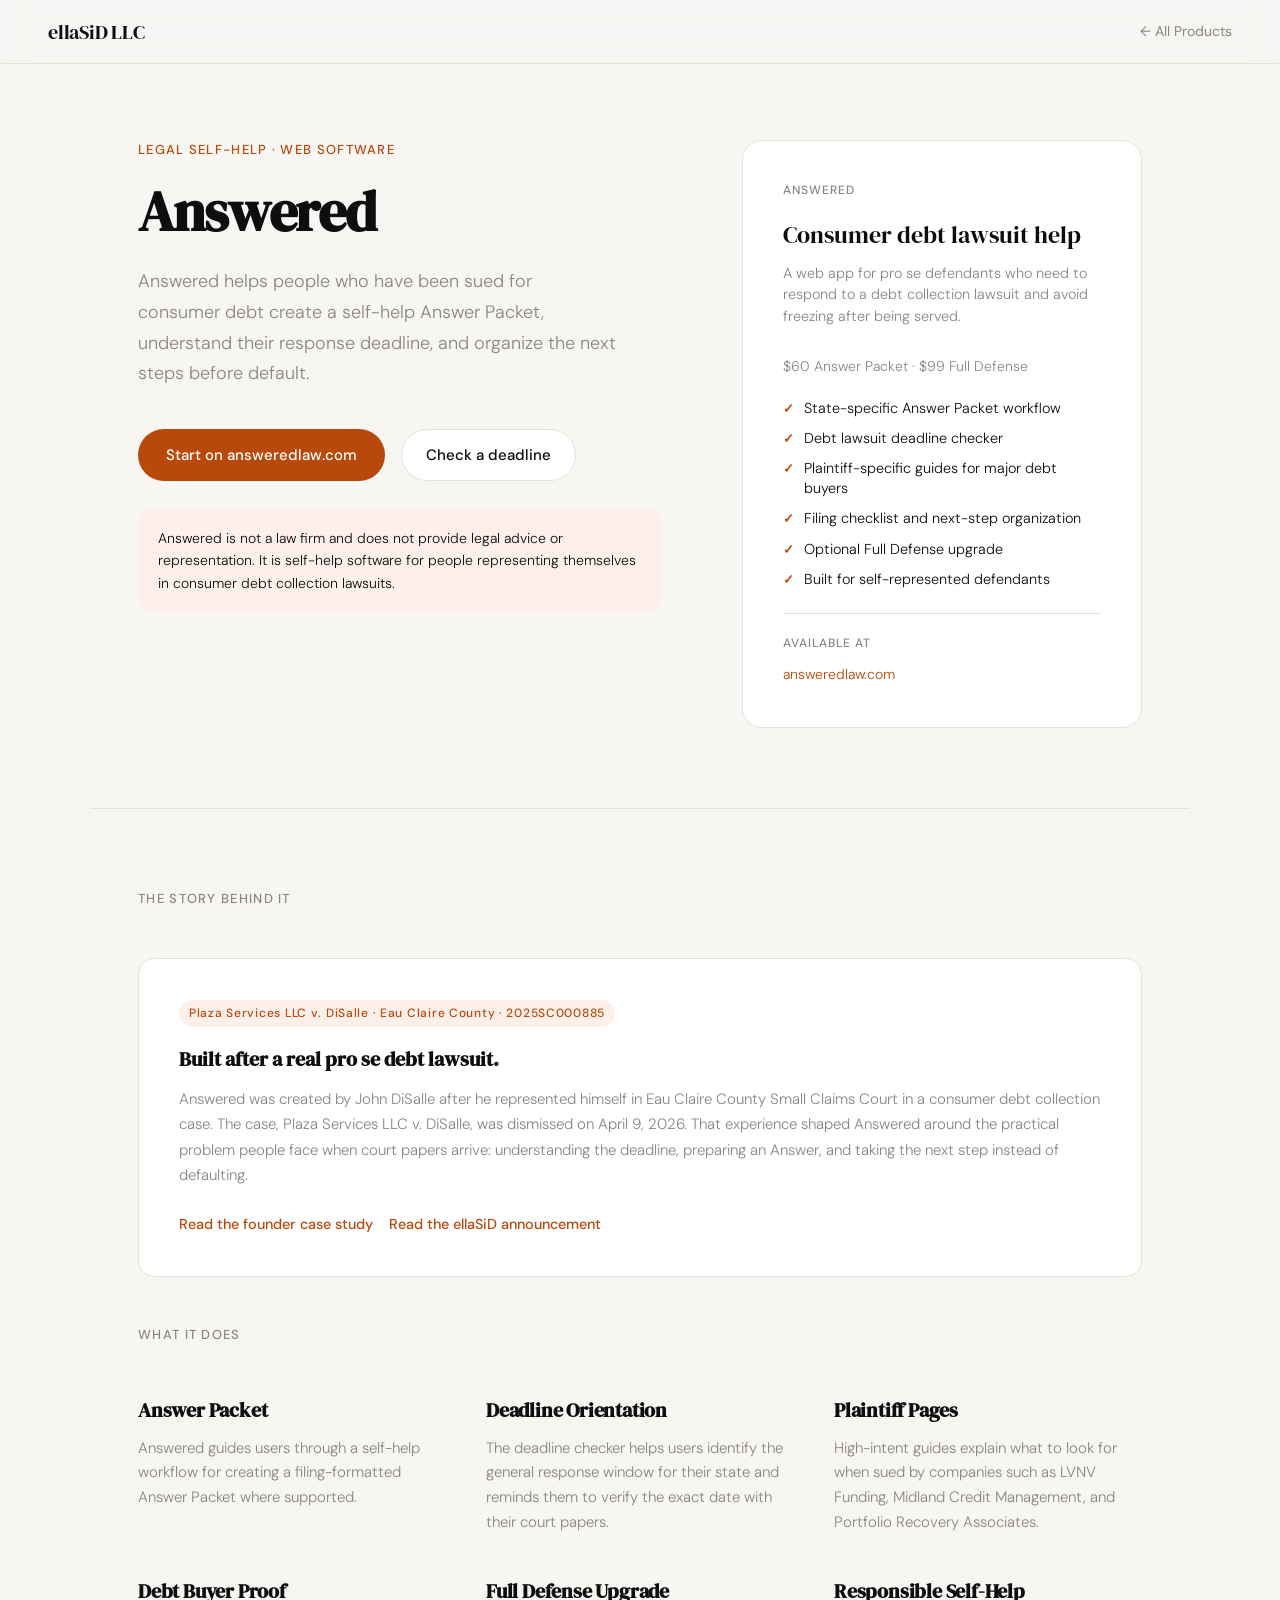
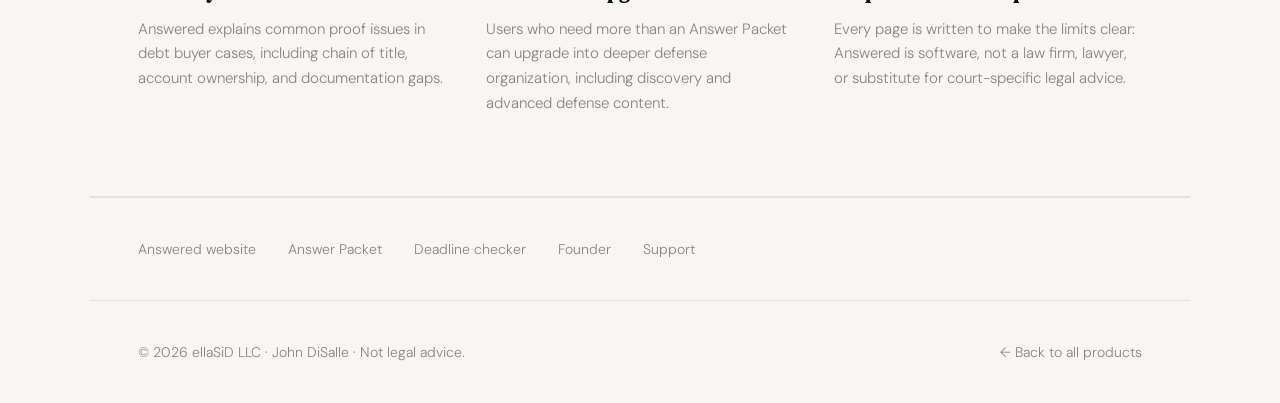
<file: answered.html>
<!DOCTYPE html>
<html lang="en">
<head>
  <meta charset="UTF-8" />
  <meta name="viewport" content="width=device-width, initial-scale=1.0" />
  <title>Answered by ellaSiD LLC — Debt Lawsuit Self-Help Software</title>
  <meta name="description" content="Answered is a legal self-help web app from ellaSiD LLC for people sued for consumer debt. Create an Answer Packet and organize next steps before default." />
  <link rel="canonical" href="https://ellasid.com/answered" />
  <link rel="preconnect" href="https://fonts.googleapis.com" />
  <link rel="preconnect" href="https://fonts.gstatic.com" crossorigin />
  <link href="https://fonts.googleapis.com/css2?family=DM+Serif+Display:ital@0;1&family=DM+Sans:wght@300;400;500&display=swap" rel="stylesheet" />
  <link rel="stylesheet" href="shared.css" />
  <style>
    .hero-eyebrow { color: var(--answered); }
    .cta-btn { background: var(--answered); color: #fff; }
    .secondary-btn {
      display: inline-flex;
      align-items: center;
      gap: 10px;
      margin-left: 12px;
      padding: 13px 24px;
      border: 1px solid var(--rule);
      border-radius: 100px;
      color: var(--black);
      background: #fff;
      font-size: 0.9375rem;
      font-weight: 500;
      text-decoration: none;
      transition: opacity 0.2s, transform 0.15s;
    }
    .secondary-btn:hover { opacity: 0.85; transform: translateY(-1px); }
    .features-list li::before { color: var(--answered); }
    .origin-strip {
      background: #fff;
      border: 1px solid var(--rule);
      border-radius: 16px;
      padding: 40px;
      margin-bottom: 48px;
    }
    .origin-strip h3 {
      font-family: 'DM Serif Display', serif;
      font-size: 1.25rem;
      margin-bottom: 12px;
    }
    .origin-strip p {
      font-size: 0.9375rem;
      color: var(--warm-gray);
      line-height: 1.7;
    }
    .origin-strip .case-tag {
      display: inline-block;
      font-size: 0.75rem;
      font-weight: 500;
      letter-spacing: 0.06em;
      background: var(--answered-light);
      color: var(--answered);
      padding: 4px 10px;
      border-radius: 100px;
      margin-bottom: 16px;
    }
    .notice-box {
      background: var(--answered-light);
      border-radius: 14px;
      color: var(--black);
      font-size: 0.875rem;
      line-height: 1.6;
      padding: 18px 20px;
      margin-top: 28px;
    }
    .inline-links {
      display: flex;
      flex-wrap: wrap;
      gap: 16px;
      margin-top: 24px;
    }
    .inline-links a {
      color: var(--answered);
      font-size: 0.9rem;
      font-weight: 500;
      text-decoration: none;
    }
    .inline-links a:hover { text-decoration: underline; }
    @media (max-width: 640px) {
      .secondary-btn { margin-left: 0; margin-top: 12px; }
    }
  </style>
</head>
<body>

  <nav>
    <a class="nav-logo" href="/">ellaSiD LLC</a>
    <a class="nav-back" href="/">← All Products</a>
  </nav>

  <div class="app-hero">
    <div>
      <p class="hero-eyebrow">Legal Self-Help · Web Software</p>
      <h1>Answered</h1>
      <p class="tagline">Answered helps people who have been sued for consumer debt create a self-help Answer Packet, understand their response deadline, and organize the next steps before default.</p>
      <a class="cta-btn" href="https://answeredlaw.com/answer-packet" target="_blank" rel="noopener">
        Start on answeredlaw.com
      </a>
      <a class="secondary-btn" href="https://answeredlaw.com/debt-lawsuit-deadline-checker" target="_blank" rel="noopener">
        Check a deadline
      </a>
      <div class="notice-box">
        Answered is not a law firm and does not provide legal advice or representation. It is self-help software for people representing themselves in consumer debt collection lawsuits.
      </div>
    </div>
    <div class="hero-card">
      <div class="hero-card-label">Answered</div>
      <div class="hero-card-name">Consumer debt lawsuit help</div>
      <div class="hero-card-sub">A web app for pro se defendants who need to respond to a debt collection lawsuit and avoid freezing after being served.</div>
      <div class="hero-card-price">$60 Answer Packet · $99 Full Defense</div>
      <ul class="features-list">
        <li style="color:var(--black)">State-specific Answer Packet workflow</li>
        <li style="color:var(--black)">Debt lawsuit deadline checker</li>
        <li style="color:var(--black)">Plaintiff-specific guides for major debt buyers</li>
        <li style="color:var(--black)">Filing checklist and next-step organization</li>
        <li style="color:var(--black)">Optional Full Defense upgrade</li>
        <li style="color:var(--black)">Built for self-represented defendants</li>
      </ul>
      <div style="margin-top:24px; padding-top:20px; border-top:1px solid var(--rule);">
        <div style="font-size:0.75rem;font-weight:500;letter-spacing:0.08em;text-transform:uppercase;color:var(--warm-gray);margin-bottom:10px;">Available at</div>
        <div style="font-size:0.875rem;color:var(--black);line-height:1.7;"><a href="https://answeredlaw.com/" target="_blank" rel="noopener" style="color:var(--answered);text-decoration:none;">answeredlaw.com</a></div>
      </div>
    </div>
  </div>

  <div class="section-rule"></div>

  <div class="content-section">
    <p class="section-label">The Story Behind It</p>
    <div class="origin-strip">
      <span class="case-tag">Plaza Services LLC v. DiSalle · Eau Claire County · 2025SC000885</span>
      <h3>Built after a real pro se debt lawsuit.</h3>
      <p>Answered was created by John DiSalle after he represented himself in Eau Claire County Small Claims Court in a consumer debt collection case. The case, Plaza Services LLC v. DiSalle, was dismissed on April 9, 2026. That experience shaped Answered around the practical problem people face when court papers arrive: understanding the deadline, preparing an Answer, and taking the next step instead of defaulting.</p>
      <div class="inline-links">
        <a href="https://answeredlaw.com/case-studies/plaza-services-v-disalle" target="_blank" rel="noopener">Read the founder case study</a>
        <a href="/answered-moved-to-answeredlaw">Read the ellaSiD announcement</a>
      </div>
    </div>

    <p class="section-label">What It Does</p>
    <div class="features-grid">
      <div class="feature-item">
        <h3>Answer Packet</h3>
        <p>Answered guides users through a self-help workflow for creating a filing-formatted Answer Packet where supported.</p>
      </div>
      <div class="feature-item">
        <h3>Deadline Orientation</h3>
        <p>The deadline checker helps users identify the general response window for their state and reminds them to verify the exact date with their court papers.</p>
      </div>
      <div class="feature-item">
        <h3>Plaintiff Pages</h3>
        <p>High-intent guides explain what to look for when sued by companies such as LVNV Funding, Midland Credit Management, and Portfolio Recovery Associates.</p>
      </div>
      <div class="feature-item">
        <h3>Debt Buyer Proof</h3>
        <p>Answered explains common proof issues in debt buyer cases, including chain of title, account ownership, and documentation gaps.</p>
      </div>
      <div class="feature-item">
        <h3>Full Defense Upgrade</h3>
        <p>Users who need more than an Answer Packet can upgrade into deeper defense organization, including discovery and advanced defense content.</p>
      </div>
      <div class="feature-item">
        <h3>Responsible Self-Help</h3>
        <p>Every page is written to make the limits clear: Answered is software, not a law firm, lawyer, or substitute for court-specific legal advice.</p>
      </div>
    </div>
  </div>

  <div class="section-rule"></div>

  <div class="links-strip">
    <a href="https://answeredlaw.com/" target="_blank" rel="noopener">Answered website</a>
    <a href="https://answeredlaw.com/answer-packet" target="_blank" rel="noopener">Answer Packet</a>
    <a href="https://answeredlaw.com/debt-lawsuit-deadline-checker" target="_blank" rel="noopener">Deadline checker</a>
    <a href="https://answeredlaw.com/about/john-disalle" target="_blank" rel="noopener">Founder</a>
    <a href="mailto:support@ellasid.com">Support</a>
  </div>

  <footer>
    <p>© 2026 ellaSiD LLC · John DiSalle · Not legal advice.</p>
    <p><a href="/">← Back to all products</a></p>
  </footer>

  <script type="application/ld+json">
  {
    "@context": "https://schema.org",
    "@type": "SoftwareApplication",
    "name": "Answered",
    "applicationCategory": "LegalApplication",
    "operatingSystem": "Web",
    "url": "https://answeredlaw.com/",
    "sameAs": "https://answeredlaw.com/",
    "publisher": {
      "@type": "Organization",
      "name": "ellaSiD LLC",
      "url": "https://ellasid.com/"
    },
    "offers": [
      {
        "@type": "Offer",
        "name": "Answer Packet",
        "price": "60",
        "priceCurrency": "USD",
        "url": "https://answeredlaw.com/answer-packet"
      },
      {
        "@type": "Offer",
        "name": "Full Defense",
        "price": "99",
        "priceCurrency": "USD",
        "url": "https://answeredlaw.com/"
      }
    ],
    "description": "Answered is legal self-help web software for people sued for consumer debt. It helps users create an Answer Packet, check deadlines, and organize next steps before default."
  }
  </script>

</body>
</html>
</file>
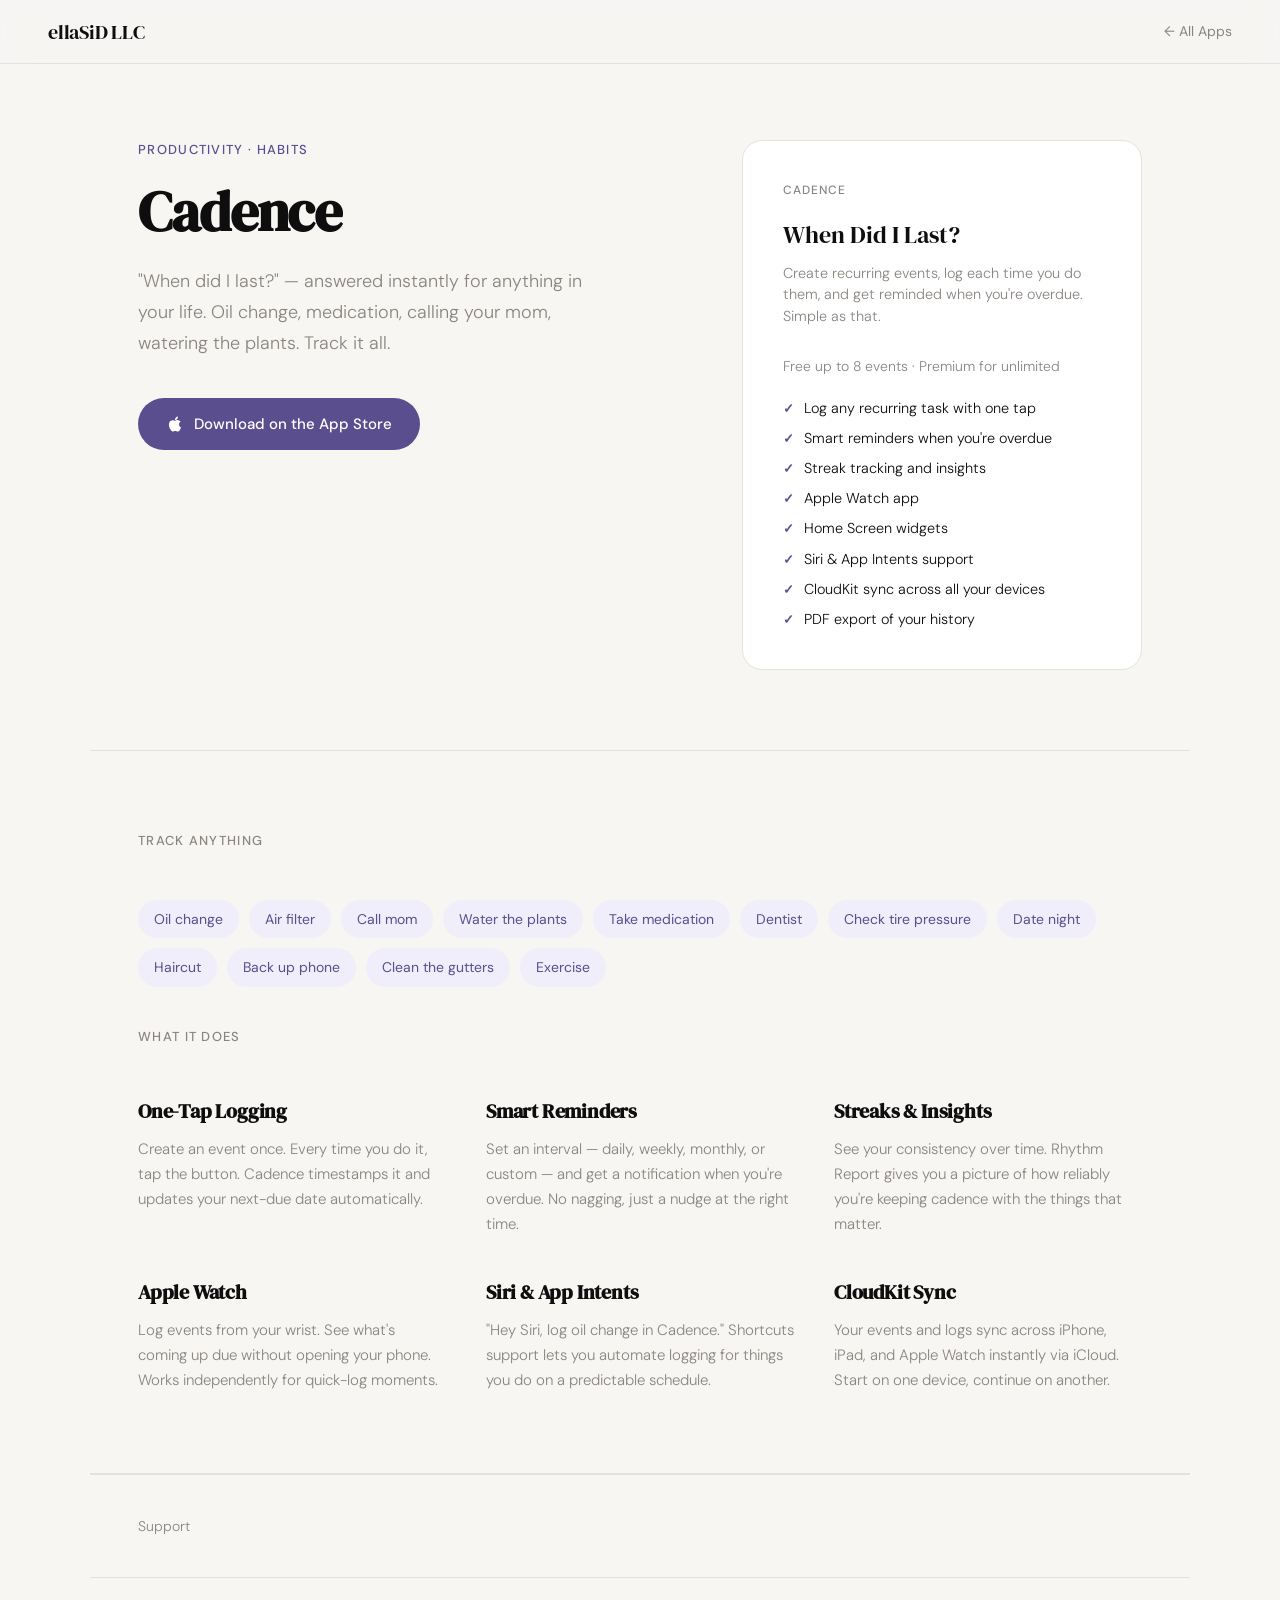
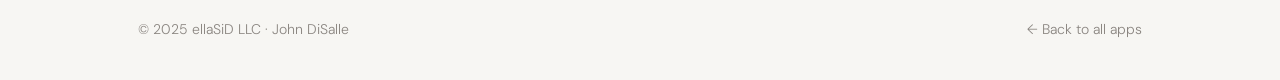
<file: cadence.html>
<!DOCTYPE html>
<html lang="en">
<head>
  <meta charset="UTF-8" />
  <meta name="viewport" content="width=device-width, initial-scale=1.0" />
  <title>Cadence — When Did I Last?</title>
  <meta name="description" content="Track anything on a schedule. When did I last change the air filter? Call my dad? Change my oil? Cadence knows." />
  <link rel="preconnect" href="https://fonts.googleapis.com" />
  <link rel="preconnect" href="https://fonts.gstatic.com" crossorigin />
  <link href="https://fonts.googleapis.com/css2?family=DM+Serif+Display:ital@0;1&family=DM+Sans:wght@300;400;500&display=swap" rel="stylesheet" />
  <link rel="stylesheet" href="shared.css" />
  <style>
    .hero-eyebrow { color: var(--cadence); }
    .cta-btn { background: var(--cadence); color: #fff; }
    .features-list li::before { color: var(--cadence); }
    .examples-row {
      display: flex;
      flex-wrap: wrap;
      gap: 10px;
      margin-bottom: 40px;
    }
    .example-pill {
      font-size: 0.875rem;
      padding: 8px 16px;
      border-radius: 100px;
      background: var(--cadence-light);
      color: var(--cadence);
      font-weight: 400;
    }
  </style>
</head>
<body>

  <nav>
    <a class="nav-logo" href="/">ellaSiD LLC</a>
    <a class="nav-back" href="/">← All Apps</a>
  </nav>

  <div class="app-hero">
    <div>
      <p class="hero-eyebrow">Productivity · Habits</p>
      <h1>Cadence</h1>
      <p class="tagline">"When did I last?" — answered instantly for anything in your life. Oil change, medication, calling your mom, watering the plants. Track it all.</p>
      <a class="cta-btn" href="https://apps.apple.com/us/app/cadence-when-did-i-last/id6761436899" target="_blank" rel="noopener">
        <svg width="18" height="18" viewBox="0 0 24 24" fill="currentColor"><path d="M18.71 19.5c-.83 1.24-1.71 2.45-3.05 2.47-1.34.03-1.77-.79-3.29-.79-1.53 0-2 .77-3.27.82-1.31.05-2.3-1.32-3.14-2.53C4.25 17 2.94 12.45 4.7 9.39c.87-1.52 2.43-2.48 4.12-2.51 1.28-.02 2.5.87 3.29.87.78 0 2.26-1.07 3.8-.91.65.03 2.47.26 3.64 1.98-.09.06-2.17 1.28-2.15 3.81.03 3.02 2.65 4.03 2.68 4.04-.03.07-.42 1.44-1.38 2.83M13 3.5c.73-.83 1.94-1.46 2.94-1.5.13 1.17-.34 2.35-1.04 3.19-.69.85-1.83 1.51-2.95 1.42-.15-1.15.41-2.35 1.05-3.11z"/></svg>
        Download on the App Store
      </a>
    </div>
    <div class="hero-card">
      <div class="hero-card-label">Cadence</div>
      <div class="hero-card-name">When Did I Last?</div>
      <div class="hero-card-sub">Create recurring events, log each time you do them, and get reminded when you're overdue. Simple as that.</div>
      <div class="hero-card-price">Free up to 8 events · Premium for unlimited</div>
      <ul class="features-list">
        <li style="color:var(--black)">Log any recurring task with one tap</li>
        <li style="color:var(--black)">Smart reminders when you're overdue</li>
        <li style="color:var(--black)">Streak tracking and insights</li>
        <li style="color:var(--black)">Apple Watch app</li>
        <li style="color:var(--black)">Home Screen widgets</li>
        <li style="color:var(--black)">Siri & App Intents support</li>
        <li style="color:var(--black)">CloudKit sync across all your devices</li>
        <li style="color:var(--black)">PDF export of your history</li>
      </ul>
    </div>
  </div>

  <div class="section-rule"></div>

  <div class="content-section">
    <p class="section-label">Track Anything</p>
    <div class="examples-row">
      <span class="example-pill">Oil change</span>
      <span class="example-pill">Air filter</span>
      <span class="example-pill">Call mom</span>
      <span class="example-pill">Water the plants</span>
      <span class="example-pill">Take medication</span>
      <span class="example-pill">Dentist</span>
      <span class="example-pill">Check tire pressure</span>
      <span class="example-pill">Date night</span>
      <span class="example-pill">Haircut</span>
      <span class="example-pill">Back up phone</span>
      <span class="example-pill">Clean the gutters</span>
      <span class="example-pill">Exercise</span>
    </div>

    <p class="section-label">What It Does</p>
    <div class="features-grid">
      <div class="feature-item">
        <h3>One-Tap Logging</h3>
        <p>Create an event once. Every time you do it, tap the button. Cadence timestamps it and updates your next-due date automatically.</p>
      </div>
      <div class="feature-item">
        <h3>Smart Reminders</h3>
        <p>Set an interval — daily, weekly, monthly, or custom — and get a notification when you're overdue. No nagging, just a nudge at the right time.</p>
      </div>
      <div class="feature-item">
        <h3>Streaks & Insights</h3>
        <p>See your consistency over time. Rhythm Report gives you a picture of how reliably you're keeping cadence with the things that matter.</p>
      </div>
      <div class="feature-item">
        <h3>Apple Watch</h3>
        <p>Log events from your wrist. See what's coming up due without opening your phone. Works independently for quick-log moments.</p>
      </div>
      <div class="feature-item">
        <h3>Siri & App Intents</h3>
        <p>"Hey Siri, log oil change in Cadence." Shortcuts support lets you automate logging for things you do on a predictable schedule.</p>
      </div>
      <div class="feature-item">
        <h3>CloudKit Sync</h3>
        <p>Your events and logs sync across iPhone, iPad, and Apple Watch instantly via iCloud. Start on one device, continue on another.</p>
      </div>
    </div>
  </div>

  <div class="section-rule"></div>

  <div class="links-strip">
    <a href="mailto:support@ellasid.com">Support</a>
  </div>

  <footer>
    <p>© 2025 ellaSiD LLC · John DiSalle</p>
    <p><a href="/">← Back to all apps</a></p>
  </footer>

</body>
</html>
</file>
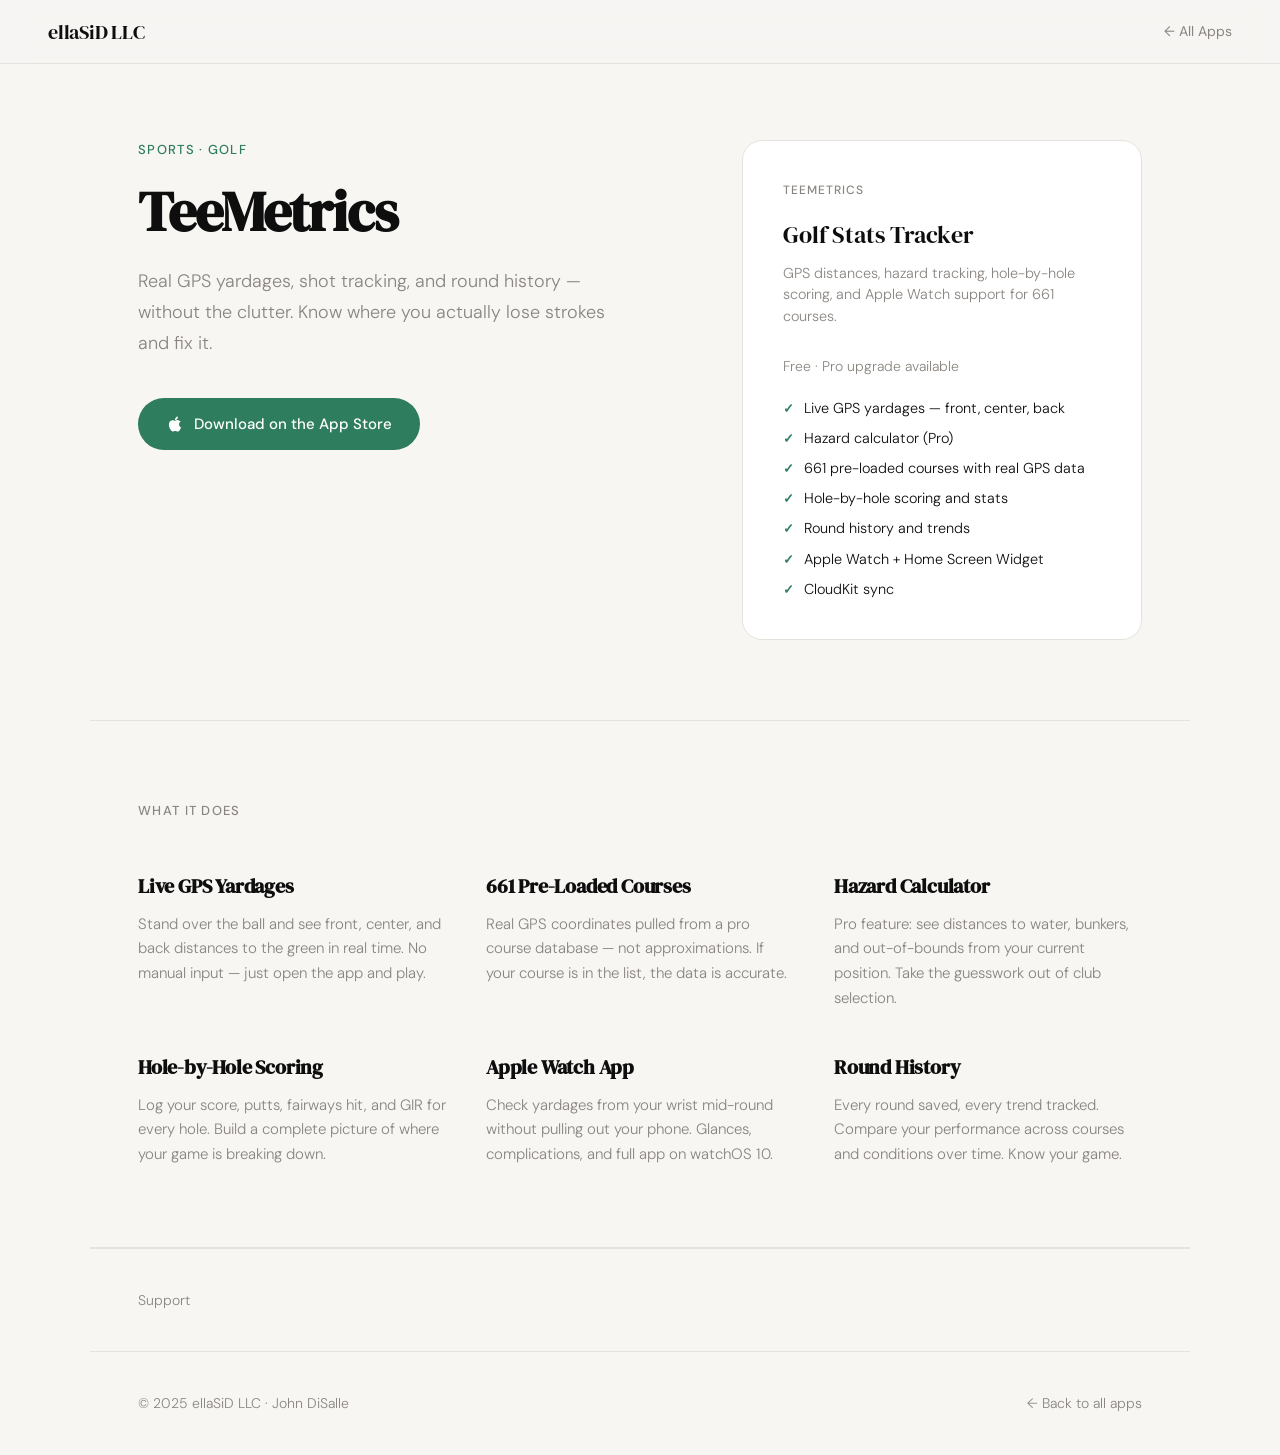
<file: teemetrics.html>
<!DOCTYPE html>
<html lang="en">
<head>
  <meta charset="UTF-8" />
  <meta name="viewport" content="width=device-width, initial-scale=1.0" />
  <title>TeeMetrics — Golf Stats That Actually Help</title>
  <meta name="description" content="Track every round with GPS yardages, shot stats, and score history. Know your game, improve your game." />
  <link rel="preconnect" href="https://fonts.googleapis.com" />
  <link rel="preconnect" href="https://fonts.gstatic.com" crossorigin />
  <link href="https://fonts.googleapis.com/css2?family=DM+Serif+Display:ital@0;1&family=DM+Sans:wght@300;400;500&display=swap" rel="stylesheet" />
  <link rel="stylesheet" href="shared.css" />
  <style>
    .hero-eyebrow { color: var(--tee); }
    .cta-btn { background: var(--tee); color: #fff; }
    .features-list li::before { color: var(--tee); }
  </style>
</head>
<body>

  <nav>
    <a class="nav-logo" href="/">ellaSiD LLC</a>
    <a class="nav-back" href="/">← All Apps</a>
  </nav>

  <div class="app-hero">
    <div>
      <p class="hero-eyebrow">Sports · Golf</p>
      <h1>TeeMetrics</h1>
      <p class="tagline">Real GPS yardages, shot tracking, and round history — without the clutter. Know where you actually lose strokes and fix it.</p>
      <a class="cta-btn" href="https://apps.apple.com/us/app/teemetrics/id6761791259" target="_blank" rel="noopener">
        <svg width="18" height="18" viewBox="0 0 24 24" fill="currentColor"><path d="M18.71 19.5c-.83 1.24-1.71 2.45-3.05 2.47-1.34.03-1.77-.79-3.29-.79-1.53 0-2 .77-3.27.82-1.31.05-2.3-1.32-3.14-2.53C4.25 17 2.94 12.45 4.7 9.39c.87-1.52 2.43-2.48 4.12-2.51 1.28-.02 2.5.87 3.29.87.78 0 2.26-1.07 3.8-.91.65.03 2.47.26 3.64 1.98-.09.06-2.17 1.28-2.15 3.81.03 3.02 2.65 4.03 2.68 4.04-.03.07-.42 1.44-1.38 2.83M13 3.5c.73-.83 1.94-1.46 2.94-1.5.13 1.17-.34 2.35-1.04 3.19-.69.85-1.83 1.51-2.95 1.42-.15-1.15.41-2.35 1.05-3.11z"/></svg>
        Download on the App Store
      </a>
    </div>
    <div class="hero-card">
      <div class="hero-card-label">TeeMetrics</div>
      <div class="hero-card-name">Golf Stats Tracker</div>
      <div class="hero-card-sub">GPS distances, hazard tracking, hole-by-hole scoring, and Apple Watch support for 661 courses.</div>
      <div class="hero-card-price">Free · Pro upgrade available</div>
      <ul class="features-list">
        <li style="color:var(--black)">Live GPS yardages — front, center, back</li>
        <li style="color:var(--black)">Hazard calculator (Pro)</li>
        <li style="color:var(--black)">661 pre-loaded courses with real GPS data</li>
        <li style="color:var(--black)">Hole-by-hole scoring and stats</li>
        <li style="color:var(--black)">Round history and trends</li>
        <li style="color:var(--black)">Apple Watch + Home Screen Widget</li>
        <li style="color:var(--black)">CloudKit sync</li>
      </ul>
    </div>
  </div>

  <div class="section-rule"></div>

  <div class="content-section">
    <p class="section-label">What It Does</p>
    <div class="features-grid">
      <div class="feature-item">
        <h3>Live GPS Yardages</h3>
        <p>Stand over the ball and see front, center, and back distances to the green in real time. No manual input — just open the app and play.</p>
      </div>
      <div class="feature-item">
        <h3>661 Pre-Loaded Courses</h3>
        <p>Real GPS coordinates pulled from a pro course database — not approximations. If your course is in the list, the data is accurate.</p>
      </div>
      <div class="feature-item">
        <h3>Hazard Calculator</h3>
        <p>Pro feature: see distances to water, bunkers, and out-of-bounds from your current position. Take the guesswork out of club selection.</p>
      </div>
      <div class="feature-item">
        <h3>Hole-by-Hole Scoring</h3>
        <p>Log your score, putts, fairways hit, and GIR for every hole. Build a complete picture of where your game is breaking down.</p>
      </div>
      <div class="feature-item">
        <h3>Apple Watch App</h3>
        <p>Check yardages from your wrist mid-round without pulling out your phone. Glances, complications, and full app on watchOS 10.</p>
      </div>
      <div class="feature-item">
        <h3>Round History</h3>
        <p>Every round saved, every trend tracked. Compare your performance across courses and conditions over time. Know your game.</p>
      </div>
    </div>
  </div>

  <div class="section-rule"></div>

  <div class="links-strip">
    <a href="mailto:support@ellasid.com">Support</a>
  </div>

  <footer>
    <p>© 2025 ellaSiD LLC · John DiSalle</p>
    <p><a href="/">← Back to all apps</a></p>
  </footer>

</body>
</html>
</file>
<file: shared.css>
*, *::before, *::after { box-sizing: border-box; margin: 0; padding: 0; }

:root {
  --black: #0e0e0e;
  --off-white: #f7f6f3;
  --warm-gray: #8a8580;
  --rule: #e4e2dd;

  --abide: #4a6fa5;
  --abide-light: #eef2f8;
  --bloom: #8b5e7a;
  --bloom-light: #f5eef3;
  --arrow: #5c6b3a;
  --arrow-light: #eef1e8;
  --answered: #b8490a;
  --answered-light: #fdf0ea;
  --tee: #2e7d5e;
  --tee-light: #e8f4ef;
  --cadence: #5a4e8e;
  --cadence-light: #f0eefa;
}

html { font-size: 16px; scroll-behavior: smooth; }

body {
  background: var(--off-white);
  color: var(--black);
  font-family: 'DM Sans', sans-serif;
  font-weight: 300;
  line-height: 1.6;
  -webkit-font-smoothing: antialiased;
}

nav {
  position: fixed; top: 0; left: 0; right: 0; z-index: 100;
  display: flex; align-items: center; justify-content: space-between;
  padding: 0 48px;
  height: 64px;
  background: rgba(247,246,243,0.9);
  backdrop-filter: blur(12px);
  border-bottom: 1px solid var(--rule);
}
.nav-logo {
  font-family: 'DM Serif Display', serif;
  font-size: 1.25rem;
  color: var(--black);
  text-decoration: none;
  letter-spacing: -0.01em;
}
.nav-back {
  font-size: 0.875rem;
  font-weight: 400;
  color: var(--warm-gray);
  text-decoration: none;
  transition: color 0.2s;
  display: flex; align-items: center; gap: 6px;
}
.nav-back:hover { color: var(--black); }

.app-hero {
  padding: 140px 48px 80px;
  max-width: 1100px;
  margin: 0 auto;
  display: grid;
  grid-template-columns: 1fr 400px;
  gap: 80px;
  align-items: start;
}
.hero-eyebrow {
  font-size: 0.8125rem;
  font-weight: 500;
  letter-spacing: 0.1em;
  text-transform: uppercase;
  margin-bottom: 20px;
}
.app-hero h1 {
  font-family: 'DM Serif Display', serif;
  font-size: clamp(2.25rem, 5vw, 3.5rem);
  line-height: 1.1;
  letter-spacing: -0.02em;
  margin-bottom: 24px;
}
.app-hero .tagline {
  font-size: 1.125rem;
  color: var(--warm-gray);
  line-height: 1.7;
  margin-bottom: 40px;
  max-width: 480px;
}
.cta-btn {
  display: inline-flex;
  align-items: center;
  gap: 10px;
  padding: 14px 28px;
  border-radius: 100px;
  font-size: 0.9375rem;
  font-weight: 500;
  text-decoration: none;
  transition: opacity 0.2s, transform 0.15s;
  font-family: 'DM Sans', sans-serif;
}
.cta-btn:hover { opacity: 0.85; transform: translateY(-1px); }
.cta-btn svg { flex-shrink: 0; }

.hero-card {
  background: #fff;
  border: 1px solid var(--rule);
  border-radius: 20px;
  padding: 40px;
  position: sticky;
  top: 88px;
}
.hero-card-label {
  font-size: 0.75rem;
  font-weight: 500;
  letter-spacing: 0.08em;
  text-transform: uppercase;
  color: var(--warm-gray);
  margin-bottom: 16px;
}
.hero-card-name {
  font-family: 'DM Serif Display', serif;
  font-size: 1.5rem;
  margin-bottom: 8px;
}
.hero-card-sub {
  font-size: 0.9rem;
  color: var(--warm-gray);
  margin-bottom: 28px;
  line-height: 1.5;
}
.hero-card-price {
  font-size: 0.875rem;
  color: var(--warm-gray);
  margin-bottom: 20px;
}
.features-list {
  list-style: none;
  display: flex;
  flex-direction: column;
  gap: 10px;
}
.features-list li {
  font-size: 0.9rem;
  color: var(--warm-gray);
  display: flex;
  align-items: flex-start;
  gap: 10px;
  line-height: 1.4;
}
.features-list li::before {
  content: '✓';
  font-size: 0.8rem;
  font-weight: 600;
  flex-shrink: 0;
  margin-top: 2px;
}

.section-rule {
  width: 100%;
  height: 1px;
  background: var(--rule);
  max-width: 1100px;
  margin: 0 auto;
}

.content-section {
  padding: 80px 48px;
  max-width: 1100px;
  margin: 0 auto;
}
.section-label {
  font-size: 0.8125rem;
  font-weight: 500;
  letter-spacing: 0.1em;
  text-transform: uppercase;
  color: var(--warm-gray);
  margin-bottom: 48px;
}
.features-grid {
  display: grid;
  grid-template-columns: repeat(3, 1fr);
  gap: 40px;
}
.feature-item h3 {
  font-family: 'DM Serif Display', serif;
  font-size: 1.25rem;
  margin-bottom: 10px;
  letter-spacing: -0.01em;
}
.feature-item p {
  font-size: 0.9375rem;
  color: var(--warm-gray);
  line-height: 1.65;
}

.links-strip {
  border-top: 1px solid var(--rule);
  padding: 40px 48px;
  max-width: 1100px;
  margin: 0 auto;
  display: flex;
  gap: 32px;
}
.links-strip a {
  font-size: 0.875rem;
  color: var(--warm-gray);
  text-decoration: none;
  transition: color 0.2s;
}
.links-strip a:hover { color: var(--black); }

footer {
  border-top: 1px solid var(--rule);
  padding: 40px 48px;
  max-width: 1100px;
  margin: 0 auto;
  display: flex;
  align-items: center;
  justify-content: space-between;
}
footer p { font-size: 0.875rem; color: var(--warm-gray); }
footer a { color: var(--warm-gray); text-decoration: none; }
footer a:hover { color: var(--black); }

@keyframes fadeUp {
  from { opacity: 0; transform: translateY(16px); }
  to { opacity: 1; transform: translateY(0); }
}
.hero-eyebrow { animation: fadeUp 0.5s ease both; }
.app-hero h1 { animation: fadeUp 0.5s 0.08s ease both; }
.app-hero .tagline { animation: fadeUp 0.5s 0.16s ease both; }
.cta-btn { animation: fadeUp 0.5s 0.24s ease both; }

@media (max-width: 960px) {
  nav { padding: 0 24px; }
  .app-hero { grid-template-columns: 1fr; gap: 48px; padding: 120px 24px 64px; }
  .hero-card { position: static; }
  .content-section { padding: 64px 24px; }
  .features-grid { grid-template-columns: 1fr 1fr; }
  .links-strip { padding: 32px 24px; flex-wrap: wrap; }
  footer { padding: 32px 24px; flex-direction: column; gap: 12px; }
}
@media (max-width: 600px) {
  .features-grid { grid-template-columns: 1fr; }
}
</file>
